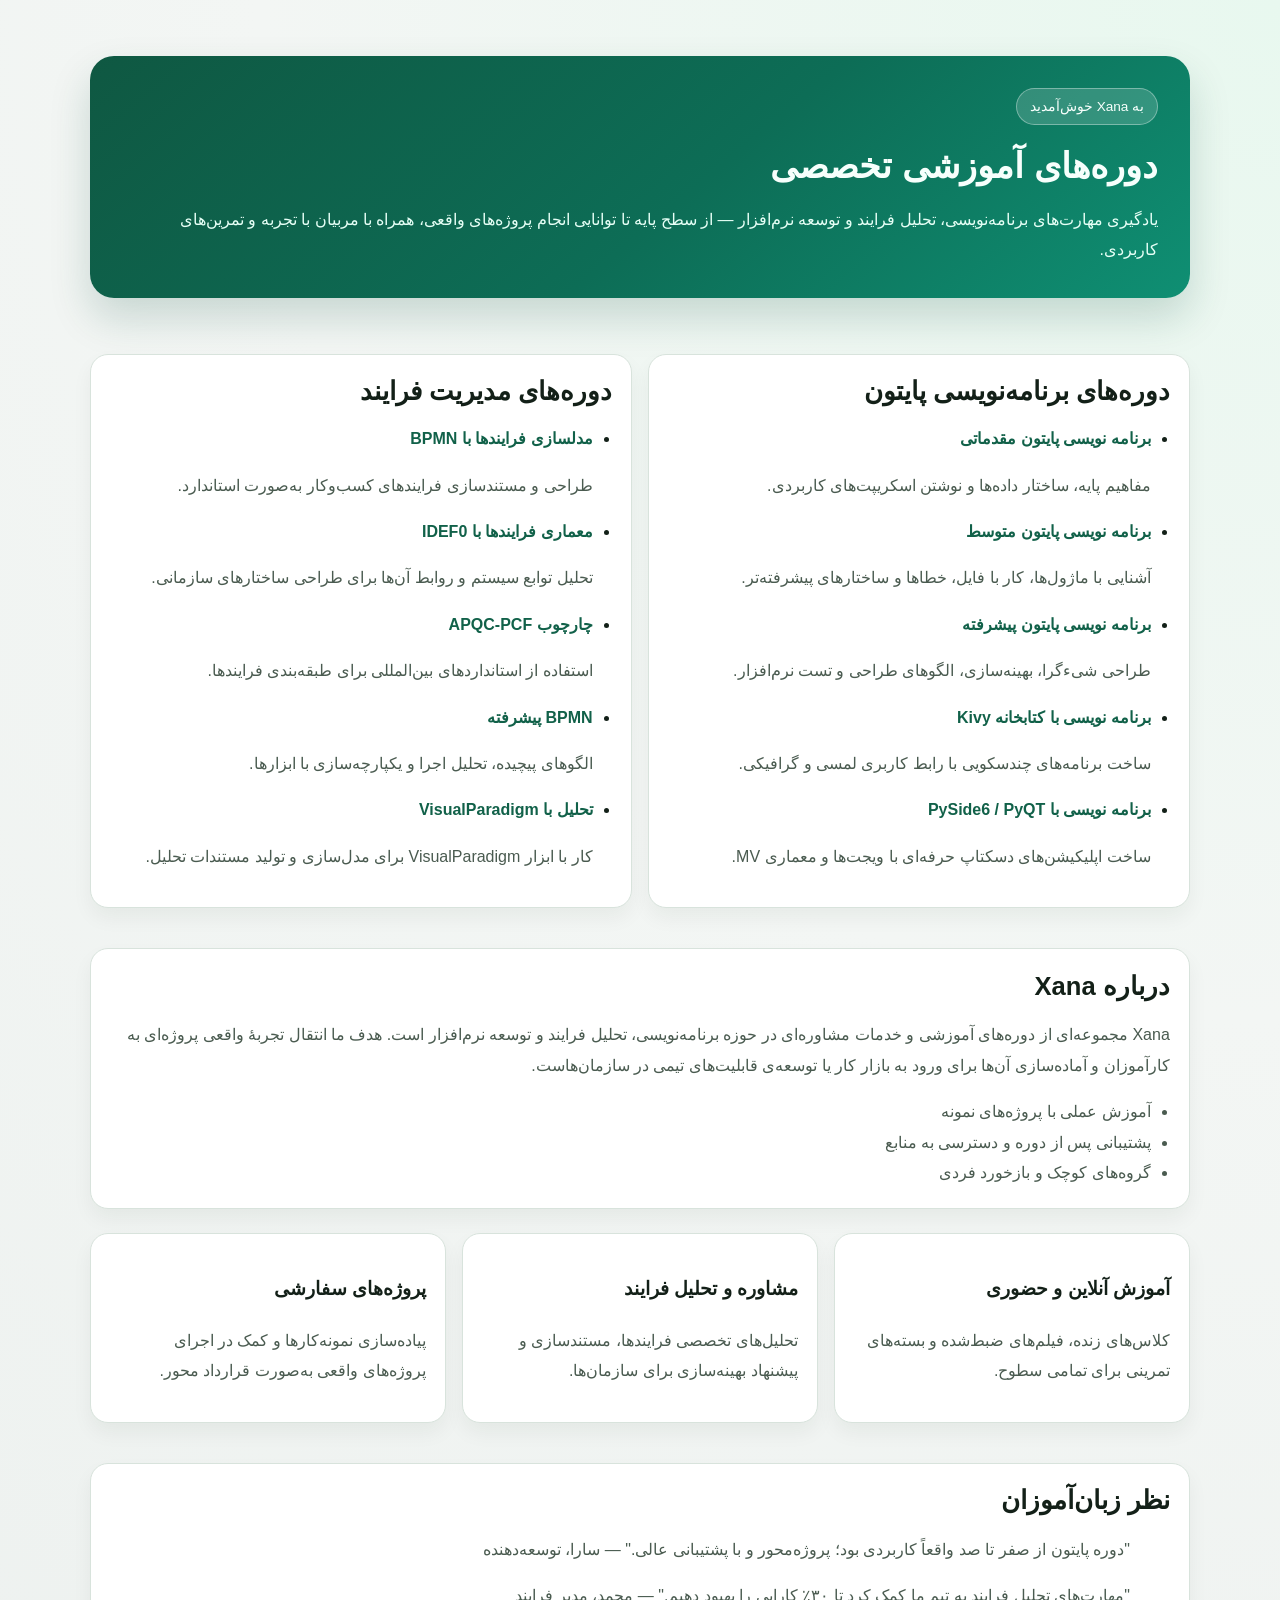
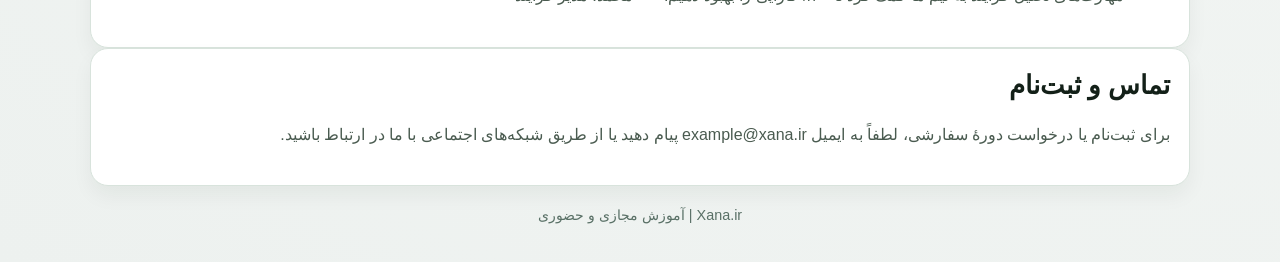
<file: index.html>
<!DOCTYPE html>
<html lang="fa" dir="rtl">
<head>
  <meta charset="UTF-8" />
  <meta name="viewport" content="width=device-width, initial-scale=1.0" />
  <title>خوش‌آمدید | Xana.ir</title>
  <link rel="stylesheet" href="css/style.css" />
</head>
<body>
  <main class="container">
    <section class="hero">
      <div class="hero-card">
        <span class="badge">به Xana خوش‌آمدید</span>
        <h1>دوره‌های آموزشی تخصصی</h1>
        <p>
          یادگیری مهارت‌های برنامه‌نویسی، تحلیل فرایند و توسعه نرم‌افزار — از سطح پایه تا توانایی انجام
          پروژه‌های واقعی، همراه با مربیان با تجربه و تمرین‌های کاربردی.
        </p>
      </div>
    </section>

    <section class="grid two-columns">
      <article class="card span-6">
        <h2>دوره‌های برنامه‌نویسی پایتون</h2>
        <ul class="courses">
          <li>
            <a href="pages/python-basic.html" class="link-brand">برنامه نویسی پایتون مقدماتی</a>
            <p class="course-desc muted">مفاهیم پایه، ساختار داده‌ها و نوشتن اسکریپت‌های کاربردی.</p>
          </li>
          <li>
            <a href="pages/python-intermediate.html" class="link-brand">برنامه نویسی پایتون متوسط</a>
            <p class="course-desc muted">آشنایی با ماژول‌ها، کار با فایل، خطاها و ساختارهای پیشرفته‌تر.</p>
          </li>
          <li>
            <a href="pages/python-advanced.html" class="link-brand">برنامه نویسی پایتون پیشرفته</a>
            <p class="course-desc muted">طراحی شیءگرا، بهینه‌سازی، الگوهای طراحی و تست نرم‌افزار.</p>
          </li>
          <li>
            <a href="pages/python-kivy.html" class="link-brand">برنامه نویسی با کتابخانه Kivy</a>
            <p class="course-desc muted">ساخت برنامه‌های چندسکویی با رابط کاربری لمسی و گرافیکی.</p>
          </li>
          <li>
            <a href="pages/pyside-pyqt.html" class="link-brand">برنامه نویسی با PySide6 / PyQT</a>
            <p class="course-desc muted">ساخت اپلیکیشن‌های دسکتاپ حرفه‌ای با ویجت‌ها و معماری MV.</p>
          </li>
        </ul>
      </article>

      <article class="card span-6">
        <h2>دوره‌های مدیریت فرایند</h2>
        <ul class="courses">
          <li>
            <a href="pages/bpmn-modeling.html" class="link-brand">مدلسازی فرایندها با BPMN</a>
            <p class="course-desc muted">طراحی و مستندسازی فرایندهای کسب‌و‌کار به‌صورت استاندارد.</p>
          </li>
          <li>
            <a href="pages/idef0-architecture.html" class="link-brand">معماری فرایندها با IDEF0</a>
            <p class="course-desc muted">تحلیل توابع سیستم و روابط آن‌ها برای طراحی ساختارهای سازمانی.</p>
          </li>
          <li>
            <a href="pages/apqc-pcf.html" class="link-brand">چارچوب APQC-PCF</a>
            <p class="course-desc muted">استفاده از استانداردهای بین‌المللی برای طبقه‌بندی فرایندها.</p>
          </li>
          <li>
            <a href="pages/bpmn-advanced.html" class="link-brand">BPMN پیشرفته</a>
            <p class="course-desc muted">الگوهای پیچیده، تحلیل اجرا و یکپارچه‌سازی با ابزارها.</p>
          </li>
          <li>
            <a href="pages/visualparadigm-analysis.html" class="link-brand">تحلیل با VisualParadigm</a>
            <p class="course-desc muted">کار با ابزار VisualParadigm برای مدل‌سازی و تولید مستندات تحلیل.</p>
          </li>
        </ul>
      </article>

      <!-- Removed 'دوره‌های دیگر' section as requested -->
    </section>

    <section class="about card">
      <h2>درباره Xana</h2>
      <p class="muted">Xana مجموعه‌ای از دوره‌های آموزشی و خدمات مشاوره‌ای در حوزه برنامه‌نویسی، تحلیل فرایند و توسعه نرم‌افزار است. هدف ما انتقال تجربهٔ واقعی پروژه‌ای به کارآموزان و آماده‌سازی آن‌ها برای ورود به بازار کار یا توسعه‌ی قابلیت‌های تیمی در سازمان‌هاست.</p>
      <ul class="highlights">
        <li class="muted">آموزش عملی با پروژه‌های نمونه</li>
        <li class="muted">پشتیبانی پس از دوره و دسترسی به منابع</li>
        <li class="muted">گروه‌های کوچک و بازخورد فردی</li>
      </ul>
    </section>

    <section class="services grid">
      <article class="card span-4">
        <h3>آموزش آنلاین و حضوری</h3>
        <p class="muted">کلاس‌های زنده، فیلم‌های ضبط‌شده و بسته‌های تمرینی برای تمامی سطوح.</p>
      </article>
      <article class="card span-4">
        <h3>مشاوره و تحلیل فرایند</h3>
        <p class="muted">تحلیل‌های تخصصی فرایندها، مستندسازی و پیشنهاد بهینه‌سازی برای سازمان‌ها.</p>
      </article>
      <article class="card span-4">
        <h3>پروژه‌های سفارشی</h3>
        <p class="muted">پیاده‌سازی نمونه‌کارها و کمک در اجرای پروژه‌های واقعی به‌صورت قرارداد محور.</p>
      </article>
    </section>

    <section class="testimonials card">
      <h2>نظر زبان‌آموزان</h2>
      <blockquote class="muted">"دوره پایتون از صفر تا صد واقعاً کاربردی بود؛ پروژه‌محور و با پشتیبانی عالی." — سارا، توسعه‌دهنده</blockquote>
      <blockquote class="muted">"مهارت‌های تحلیل فرایند به تیم ما کمک کرد تا ۳۰٪ کارایی را بهبود دهیم." — محمد، مدیر فرایند</blockquote>
    </section>

    <section class="contact card">
      <h2>تماس و ثبت‌نام</h2>
      <p class="muted">برای ثبت‌نام یا درخواست دورهٔ سفارشی، لطفاً به ایمیل example@xana.ir پیام دهید یا از طریق شبکه‌های اجتماعی با ما در ارتباط باشید.</p>
    </section>

    <footer>
      Xana.ir | آموزش مجازی و حضوری
    </footer>
  </main>
  <script src="js/main.js"></script>
</body>
</html>
</file>
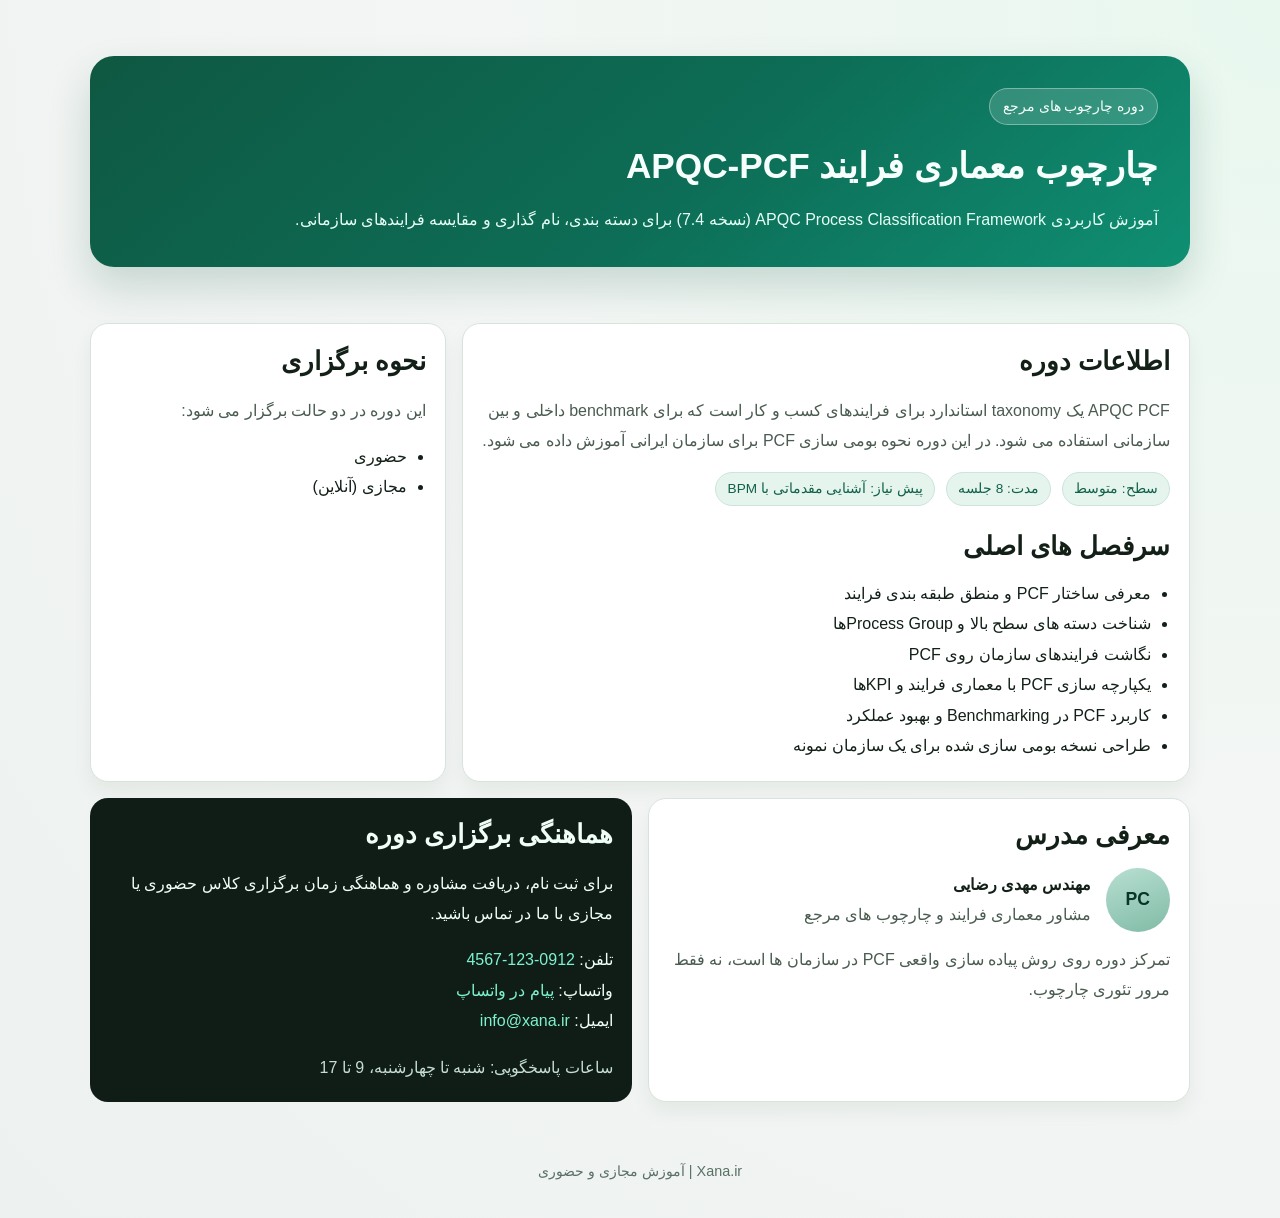
<file: pages/apqc-pcf.html>
﻿<!DOCTYPE html>
<html lang="fa" dir="rtl">
<head>
  <meta charset="UTF-8" />
  <meta name="viewport" content="width=device-width, initial-scale=1.0" />
  <title>چارچوب معماری فرایند APQC-PCF | Xana</title>
  <link rel="stylesheet" href="../css/style.css" />
</head>
<body>
  <main class="container">
    <section class="hero">
      <div class="hero-card">
        <span class="badge">دوره چارچوب های مرجع</span>
        <h1>چارچوب معماری فرایند APQC-PCF</h1>
        <p>
          آموزش کاربردی APQC Process Classification Framework (نسخه 7.4) برای دسته بندی، نام گذاری و مقایسه فرایندهای سازمانی.
        </p>
      </div>
    </section>

    <section class="grid">
      <article class="card span-8">
        <h2>اطلاعات دوره</h2>
        <p class="muted">
          APQC PCF یک taxonomy استاندارد برای فرایندهای کسب و کار است که برای benchmark داخلی و بین سازمانی استفاده می شود.
          در این دوره نحوه بومی سازی PCF برای سازمان ایرانی آموزش داده می شود.
        </p>
        <div>
          <span class="pill">سطح: متوسط</span>
          <span class="pill">مدت: 8 جلسه</span>
          <span class="pill">پیش نیاز: آشنایی مقدماتی با BPM</span>
        </div>
        <h2 class="mt-1">سرفصل های اصلی</h2>
        <ul>
          <li>معرفی ساختار PCF و منطق طبقه بندی فرایند</li>
          <li>شناخت دسته های سطح بالا و Process Groupها</li>
          <li>نگاشت فرایندهای سازمان روی PCF</li>
          <li>یکپارچه سازی PCF با معماری فرایند و KPIها</li>
          <li>کاربرد PCF در Benchmarking و بهبود عملکرد</li>
          <li>طراحی نسخه بومی سازی شده برای یک سازمان نمونه</li>
        </ul>
      </article>

      <aside class="card span-4">
        <h2>نحوه برگزاری</h2>
        <p class="muted">این دوره در دو حالت برگزار می شود:</p>
        <ul>
          <li>حضوری</li>
          <li>مجازی (آنلاین)</li>
        </ul>
      </aside>

      <article class="card span-6">
        <h2>معرفی مدرس</h2>
        <div class="teacher">
          <div class="avatar">PC</div>
          <div>
            <strong>مهندس مهدی رضایی</strong>
            <div class="muted">مشاور معماری فرایند و چارچوب های مرجع</div>
          </div>
        </div>
        <p class="muted mt-08">
          تمرکز دوره روی روش پیاده سازی واقعی PCF در سازمان ها است، نه فقط مرور تئوری چارچوب.
        </p>
      </article>

      <section class="span-6">
        <div class="contact-box">
          <h2>هماهنگی برگزاری دوره</h2>
          <p>
            برای ثبت نام، دریافت مشاوره و هماهنگی زمان برگزاری کلاس حضوری یا مجازی با ما در تماس باشید.
          </p>
          <p>
            تلفن: <a href="tel:+989121234567">0912-123-4567</a><br />
            واتساپ: <a href="https://wa.me/989121234567">پیام در واتساپ</a><br />
            ایمیل: <a href="mailto:info@xana.ir">info@xana.ir</a>
          </p>
          <p class="muted muted-contrast no-margin">
            ساعات پاسخگویی: شنبه تا چهارشنبه، 9 تا 17
          </p>
        </div>
      </section>
    </section>

    <footer>
      Xana.ir | آموزش مجازی و حضوری
    </footer>
  </main>
  <script src="../js/main.js"></script>
</body>
</html>
</file>
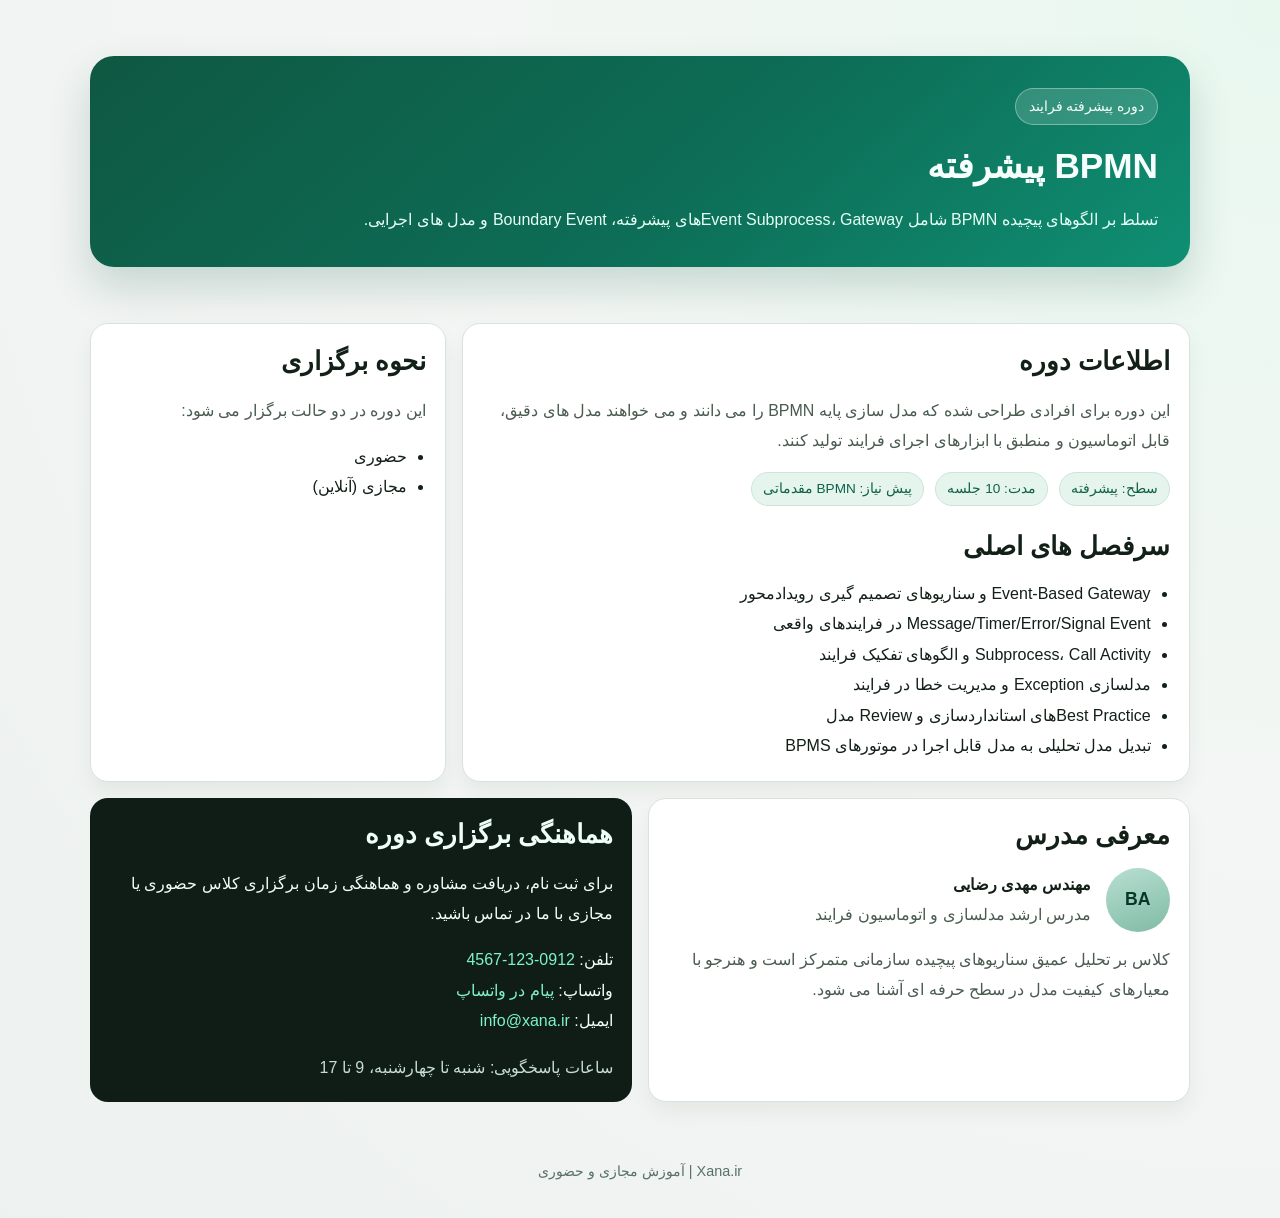
<file: pages/bpmn-advanced.html>
﻿<!DOCTYPE html>
<html lang="fa" dir="rtl">
<head>
  <meta charset="UTF-8" />
  <meta name="viewport" content="width=device-width, initial-scale=1.0" />
  <title>BPMN پیشرفته | Xana</title>
  <link rel="stylesheet" href="../css/style.css" />
</head>
<body>
  <main class="container">
    <section class="hero">
      <div class="hero-card">
        <span class="badge">دوره پیشرفته فرایند</span>
        <h1>BPMN پیشرفته</h1>
        <p>
          تسلط بر الگوهای پیچیده BPMN شامل Event Subprocess، Gatewayهای پیشرفته، Boundary Event و مدل های اجرایی.
        </p>
      </div>
    </section>

    <section class="grid">
      <article class="card span-8">
        <h2>اطلاعات دوره</h2>
        <p class="muted">
          این دوره برای افرادی طراحی شده که مدل سازی پایه BPMN را می دانند و می خواهند مدل های دقیق، قابل اتوماسیون
          و منطبق با ابزارهای اجرای فرایند تولید کنند.
        </p>
        <div>
          <span class="pill">سطح: پیشرفته</span>
          <span class="pill">مدت: 10 جلسه</span>
          <span class="pill">پیش نیاز: BPMN مقدماتی</span>
        </div>
        <h2 class="mt-1">سرفصل های اصلی</h2>
        <ul>
          <li>Event-Based Gateway و سناریوهای تصمیم گیری رویدادمحور</li>
          <li>Message/Timer/Error/Signal Event در فرایندهای واقعی</li>
          <li>Subprocess، Call Activity و الگوهای تفکیک فرایند</li>
          <li>مدلسازی Exception و مدیریت خطا در فرایند</li>
          <li>Best Practiceهای استانداردسازی و Review مدل</li>
          <li>تبدیل مدل تحلیلی به مدل قابل اجرا در موتورهای BPMS</li>
        </ul>
      </article>

      <aside class="card span-4">
        <h2>نحوه برگزاری</h2>
        <p class="muted">این دوره در دو حالت برگزار می شود:</p>
        <ul>
          <li>حضوری</li>
          <li>مجازی (آنلاین)</li>
        </ul>
      </aside>

      <article class="card span-6">
        <h2>معرفی مدرس</h2>
        <div class="teacher">
          <div class="avatar">BA</div>
          <div>
            <strong>مهندس مهدی رضایی</strong>
            <div class="muted">مدرس ارشد مدلسازی و اتوماسیون فرایند</div>
          </div>
        </div>
        <p class="muted mt-08">
          کلاس بر تحلیل عمیق سناریوهای پیچیده سازمانی متمرکز است و هنرجو با معیارهای کیفیت مدل در سطح حرفه ای آشنا می شود.
        </p>
      </article>

      <section class="span-6">
        <div class="contact-box">
          <h2>هماهنگی برگزاری دوره</h2>
          <p>
            برای ثبت نام، دریافت مشاوره و هماهنگی زمان برگزاری کلاس حضوری یا مجازی با ما در تماس باشید.
          </p>
          <p>
            تلفن: <a href="tel:+989121234567">0912-123-4567</a><br />
            واتساپ: <a href="https://wa.me/989121234567">پیام در واتساپ</a><br />
            ایمیل: <a href="mailto:info@xana.ir">info@xana.ir</a>
          </p>
          <p class="muted muted-contrast no-margin">
            ساعات پاسخگویی: شنبه تا چهارشنبه، 9 تا 17
          </p>
        </div>
      </section>
    </section>

    <footer>
      Xana.ir | آموزش مجازی و حضوری
    </footer>
  </main>
  <script src="../js/main.js"></script>
</body>
</html>
</file>
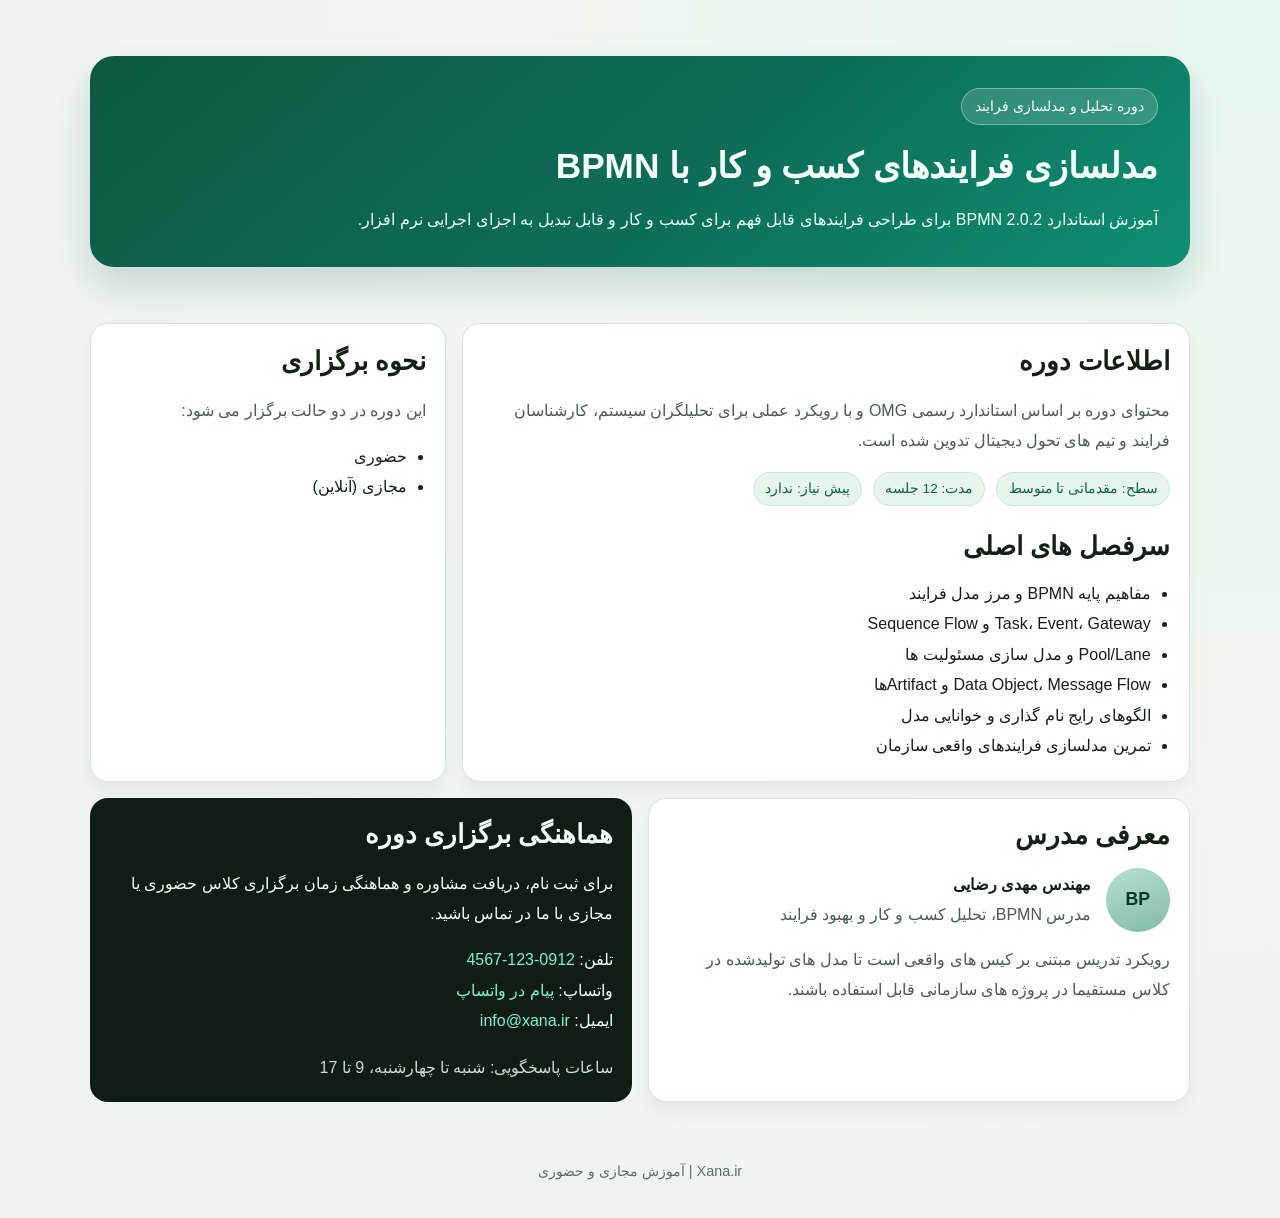
<file: pages/bpmn-modeling.html>
﻿<!DOCTYPE html>
<html lang="fa" dir="rtl">
<head>
  <meta charset="UTF-8" />
  <meta name="viewport" content="width=device-width, initial-scale=1.0" />
  <title>مدلسازی فرایندهای کسب و کار با BPMN | Xana</title>
  <link rel="stylesheet" href="../css/style.css" />
</head>
<body>
  <main class="container">
    <section class="hero">
      <div class="hero-card">
        <span class="badge">دوره تحلیل و مدلسازی فرایند</span>
        <h1>مدلسازی فرایندهای کسب و کار با BPMN</h1>
        <p>
          آموزش استاندارد BPMN 2.0.2 برای طراحی فرایندهای قابل فهم برای کسب و کار و قابل تبدیل به اجزای اجرایی نرم افزار.
        </p>
      </div>
    </section>

    <section class="grid">
      <article class="card span-8">
        <h2>اطلاعات دوره</h2>
        <p class="muted">
          محتوای دوره بر اساس استاندارد رسمی OMG و با رویکرد عملی برای تحلیلگران سیستم، کارشناسان فرایند و تیم های تحول دیجیتال تدوین شده است.
        </p>
        <div>
          <span class="pill">سطح: مقدماتی تا متوسط</span>
          <span class="pill">مدت: 12 جلسه</span>
          <span class="pill">پیش نیاز: ندارد</span>
        </div>
        <h2 class="mt-1">سرفصل های اصلی</h2>
        <ul>
          <li>مفاهیم پایه BPMN و مرز مدل فرایند</li>
          <li>Task، Event، Gateway و Sequence Flow</li>
          <li>Pool/Lane و مدل سازی مسئولیت ها</li>
          <li>Data Object، Message Flow و Artifactها</li>
          <li>الگوهای رایج نام گذاری و خوانایی مدل</li>
          <li>تمرین مدلسازی فرایندهای واقعی سازمان</li>
        </ul>
      </article>

      <aside class="card span-4">
        <h2>نحوه برگزاری</h2>
        <p class="muted">این دوره در دو حالت برگزار می شود:</p>
        <ul>
          <li>حضوری</li>
          <li>مجازی (آنلاین)</li>
        </ul>
      </aside>

      <article class="card span-6">
        <h2>معرفی مدرس</h2>
        <div class="teacher">
          <div class="avatar">BP</div>
          <div>
            <strong>مهندس مهدی رضایی</strong>
            <div class="muted">مدرس BPMN، تحلیل کسب و کار و بهبود فرایند</div>
          </div>
        </div>
        <p class="muted mt-08">
          رویکرد تدریس مبتنی بر کیس های واقعی است تا مدل های تولیدشده در کلاس مستقیما در پروژه های سازمانی قابل استفاده باشند.
        </p>
      </article>

      <section class="span-6">
        <div class="contact-box">
          <h2>هماهنگی برگزاری دوره</h2>
          <p>
            برای ثبت نام، دریافت مشاوره و هماهنگی زمان برگزاری کلاس حضوری یا مجازی با ما در تماس باشید.
          </p>
          <p>
            تلفن: <a href="tel:+989121234567">0912-123-4567</a><br />
            واتساپ: <a href="https://wa.me/989121234567">پیام در واتساپ</a><br />
            ایمیل: <a href="mailto:info@xana.ir">info@xana.ir</a>
          </p>
          <p class="muted muted-contrast no-margin">
            ساعات پاسخگویی: شنبه تا چهارشنبه، 9 تا 17
          </p>
        </div>
      </section>
    </section>

    <footer>
      Xana.ir | آموزش مجازی و حضوری
    </footer>
  </main>
  <script src="../js/main.js"></script>
</body>
</html>
</file>
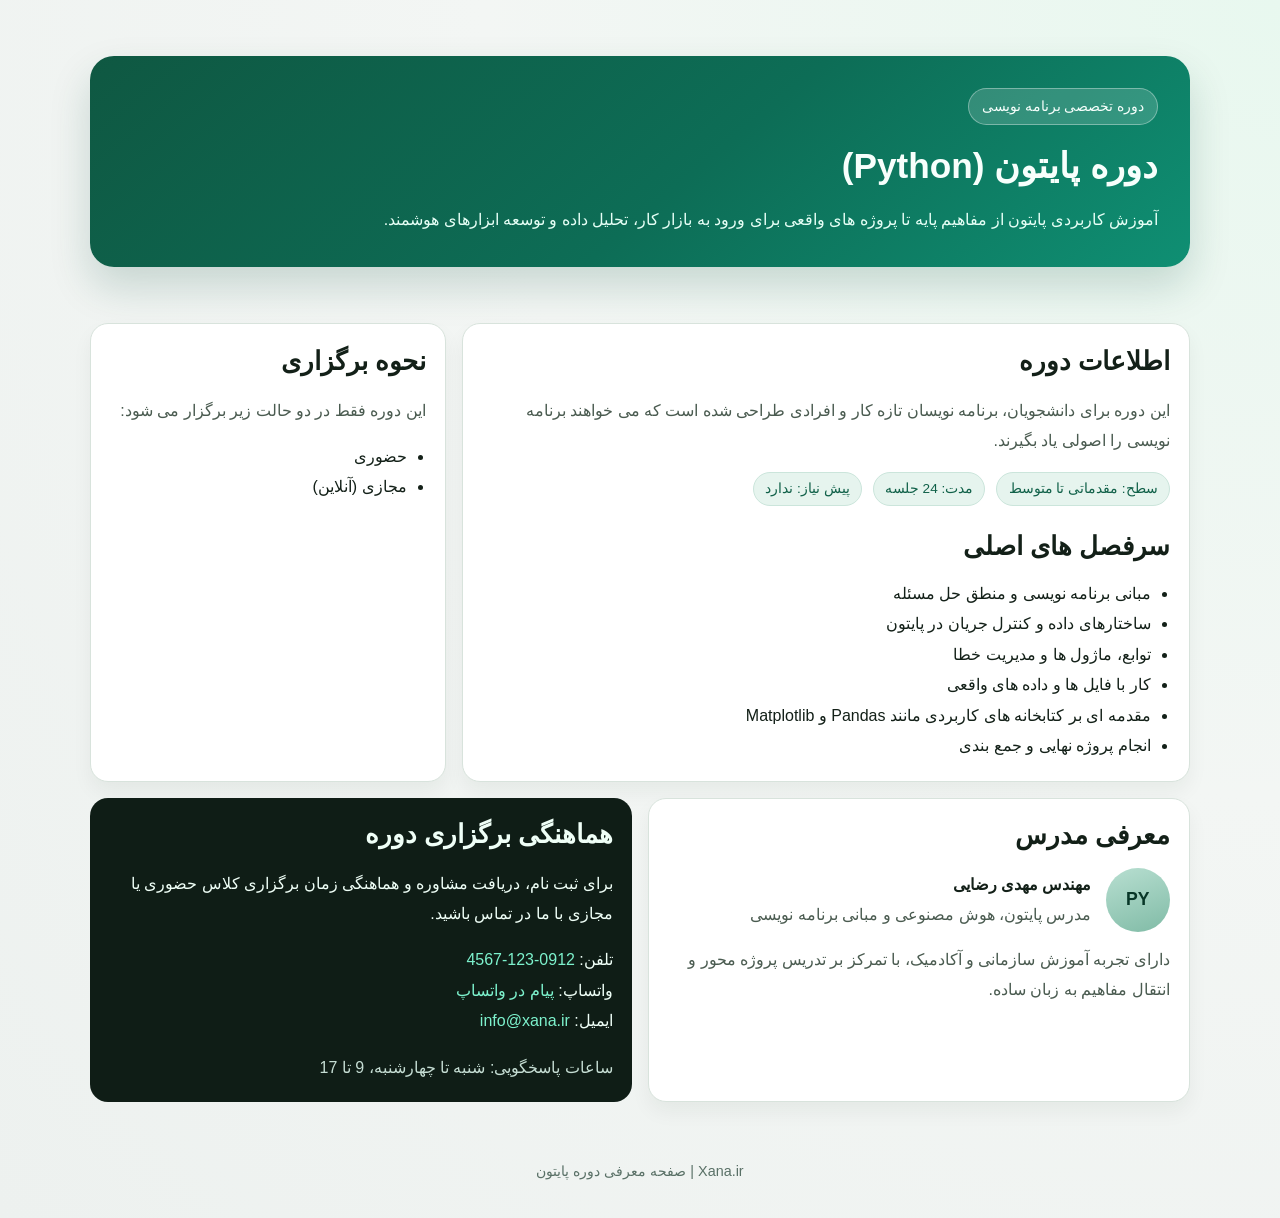
<file: pages/class_python.html>
<!DOCTYPE html>
<html lang="fa" dir="rtl">
<head>
  <meta charset="UTF-8" />
  <meta name="viewport" content="width=device-width, initial-scale=1.0" />
  <title>دوره پایتون | Xana</title>
  <link rel="stylesheet" href="../css/style.css" />
</head>
<body>
  <main class="container">
    <section class="hero">
      <div class="hero-card">
        <span class="badge">دوره تخصصی برنامه نویسی</span>
        <h1>دوره پایتون (Python)</h1>
        <p>
          آموزش کاربردی پایتون از مفاهیم پایه تا پروژه های واقعی برای ورود به بازار کار، تحلیل داده و توسعه ابزارهای هوشمند.
        </p>
      </div>
    </section>

    <section class="grid">
      <article class="card span-8">
        <h2>اطلاعات دوره</h2>
        <p class="muted">
          این دوره برای دانشجویان، برنامه نویسان تازه کار و افرادی طراحی شده است که می خواهند برنامه نویسی را اصولی یاد بگیرند.
        </p>
        <div>
          <span class="pill">سطح: مقدماتی تا متوسط</span>
          <span class="pill">مدت: 24 جلسه</span>
          <span class="pill">پیش نیاز: ندارد</span>
        </div>
        <h2 style="margin-top:1rem;">سرفصل های اصلی</h2>
        <ul>
          <li>مبانی برنامه نویسی و منطق حل مسئله</li>
          <li>ساختارهای داده و کنترل جریان در پایتون</li>
          <li>توابع، ماژول ها و مدیریت خطا</li>
          <li>کار با فایل ها و داده های واقعی</li>
          <li>مقدمه ای بر کتابخانه های کاربردی مانند Pandas و Matplotlib</li>
          <li>انجام پروژه نهایی و جمع بندی</li>
        </ul>
      </article>

      <aside class="card span-4">
        <h2>نحوه برگزاری</h2>
        <p class="muted">این دوره فقط در دو حالت زیر برگزار می شود:</p>
        <ul>
          <li>حضوری</li>
          <li>مجازی (آنلاین)</li>
        </ul>
      </aside>

      <article class="card span-6">
        <h2>معرفی مدرس</h2>
        <div class="teacher">
          <div class="avatar">PY</div>
          <div>
            <strong>مهندس مهدی رضایی</strong>
            <div class="muted">مدرس پایتون، هوش مصنوعی و مبانی برنامه نویسی</div>
          </div>
        </div>
        <p class="muted" style="margin-top:.8rem;">
          دارای تجربه آموزش سازمانی و آکادمیک، با تمرکز بر تدریس پروژه محور و انتقال مفاهیم به زبان ساده.
        </p>
      </article>

      <section class="span-6">
        <div class="contact-box">
          <h2>هماهنگی برگزاری دوره</h2>
          <p>
            برای ثبت نام، دریافت مشاوره و هماهنگی زمان برگزاری کلاس حضوری یا مجازی با ما در تماس باشید.
          </p>
          <p>
            تلفن: <a href="tel:+989121234567">0912-123-4567</a><br />
            واتساپ: <a href="https://wa.me/989121234567">پیام در واتساپ</a><br />
            ایمیل: <a href="mailto:info@xana.ir">info@xana.ir</a>
          </p>
          <p class="muted" style="color:#c5ddd3; margin:0;">
            ساعات پاسخگویی: شنبه تا چهارشنبه، 9 تا 17
          </p>
        </div>
      </section>
    </section>

    <footer>
      Xana.ir | صفحه معرفی دوره پایتون
    </footer>
  </main>
  <script src="../js/main.js"></script>
</body>
</html>
</file>
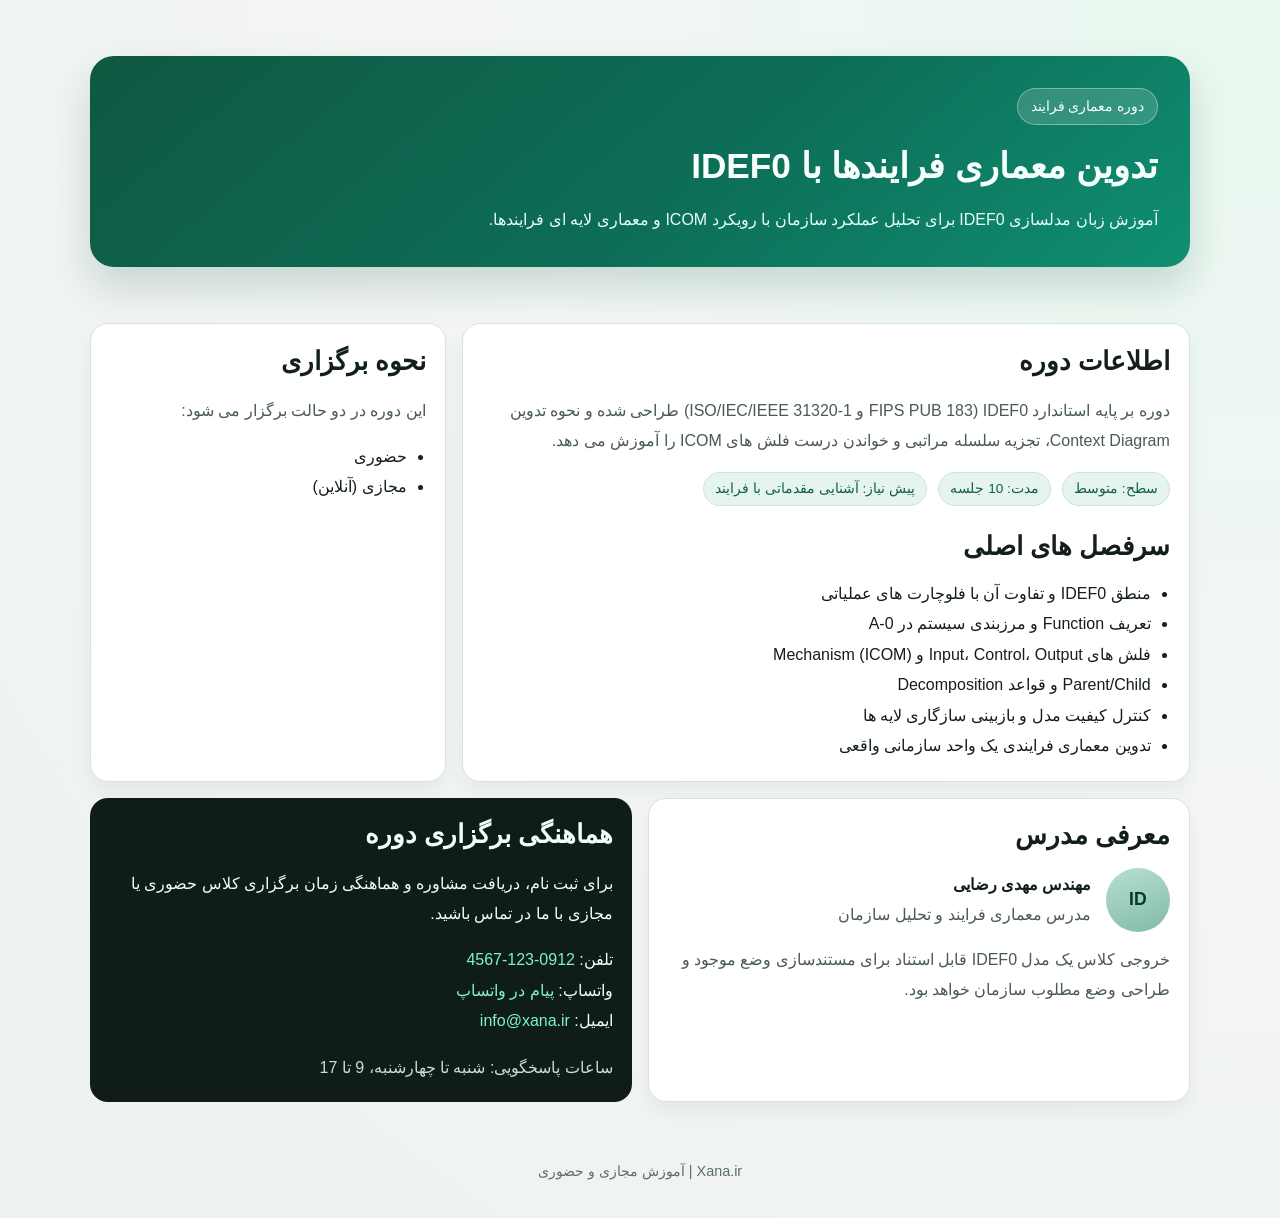
<file: pages/idef0-architecture.html>
﻿<!DOCTYPE html>
<html lang="fa" dir="rtl">
<head>
  <meta charset="UTF-8" />
  <meta name="viewport" content="width=device-width, initial-scale=1.0" />
  <title>تدوین معماری فرایندها با IDEF0 | Xana</title>
  <link rel="stylesheet" href="../css/style.css" />
</head>
<body>
  <main class="container">
    <section class="hero">
      <div class="hero-card">
        <span class="badge">دوره معماری فرایند</span>
        <h1>تدوین معماری فرایندها با IDEF0</h1>
        <p>
          آموزش زبان مدلسازی IDEF0 برای تحلیل عملکرد سازمان با رویکرد ICOM و معماری لایه ای فرایندها.
        </p>
      </div>
    </section>

    <section class="grid">
      <article class="card span-8">
        <h2>اطلاعات دوره</h2>
        <p class="muted">
          دوره بر پایه استاندارد IDEF0 (FIPS PUB 183 و ISO/IEC/IEEE 31320-1) طراحی شده و نحوه تدوین
          Context Diagram، تجزیه سلسله مراتبی و خواندن درست فلش های ICOM را آموزش می دهد.
        </p>
        <div>
          <span class="pill">سطح: متوسط</span>
          <span class="pill">مدت: 10 جلسه</span>
          <span class="pill">پیش نیاز: آشنایی مقدماتی با فرایند</span>
        </div>
        <h2 class="mt-1">سرفصل های اصلی</h2>
        <ul>
          <li>منطق IDEF0 و تفاوت آن با فلوچارت های عملیاتی</li>
          <li>تعریف Function و مرزبندی سیستم در A-0</li>
          <li>فلش های Input، Control، Output و Mechanism (ICOM)</li>
          <li>Parent/Child و قواعد Decomposition</li>
          <li>کنترل کیفیت مدل و بازبینی سازگاری لایه ها</li>
          <li>تدوین معماری فرایندی یک واحد سازمانی واقعی</li>
        </ul>
      </article>

      <aside class="card span-4">
        <h2>نحوه برگزاری</h2>
        <p class="muted">این دوره در دو حالت برگزار می شود:</p>
        <ul>
          <li>حضوری</li>
          <li>مجازی (آنلاین)</li>
        </ul>
      </aside>

      <article class="card span-6">
        <h2>معرفی مدرس</h2>
        <div class="teacher">
          <div class="avatar">ID</div>
          <div>
            <strong>مهندس مهدی رضایی</strong>
            <div class="muted">مدرس معماری فرایند و تحلیل سازمان</div>
          </div>
        </div>
        <p class="muted mt-08">
          خروجی کلاس یک مدل IDEF0 قابل استناد برای مستندسازی وضع موجود و طراحی وضع مطلوب سازمان خواهد بود.
        </p>
      </article>

      <section class="span-6">
        <div class="contact-box">
          <h2>هماهنگی برگزاری دوره</h2>
          <p>
            برای ثبت نام، دریافت مشاوره و هماهنگی زمان برگزاری کلاس حضوری یا مجازی با ما در تماس باشید.
          </p>
          <p>
            تلفن: <a href="tel:+989121234567">0912-123-4567</a><br />
            واتساپ: <a href="https://wa.me/989121234567">پیام در واتساپ</a><br />
            ایمیل: <a href="mailto:info@xana.ir">info@xana.ir</a>
          </p>
          <p class="muted muted-contrast no-margin">
            ساعات پاسخگویی: شنبه تا چهارشنبه، 9 تا 17
          </p>
        </div>
      </section>
    </section>

    <footer>
      Xana.ir | آموزش مجازی و حضوری
    </footer>
  </main>
  <script src="../js/main.js"></script>
</body>
</html>
</file>
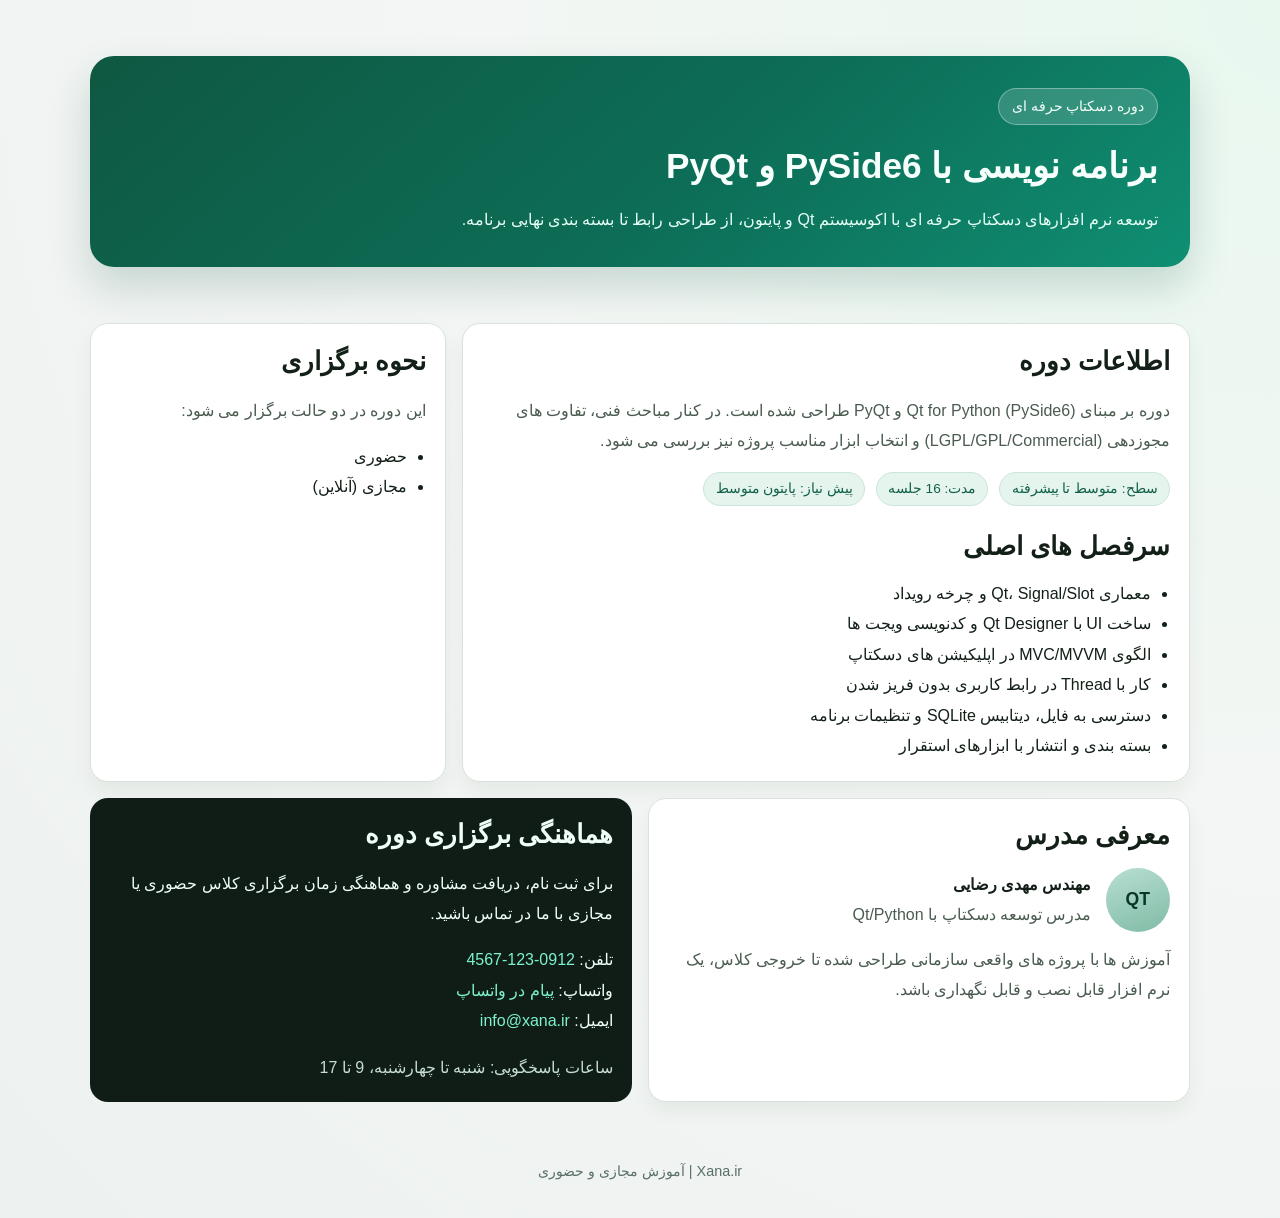
<file: pages/pyside-pyqt.html>
﻿<!DOCTYPE html>
<html lang="fa" dir="rtl">
<head>
  <meta charset="UTF-8" />
  <meta name="viewport" content="width=device-width, initial-scale=1.0" />
  <title>برنامه نویسی با PySide6 و PyQt | Xana</title>
  <link rel="stylesheet" href="../css/style.css" />
</head>
<body>
  <main class="container">
    <section class="hero">
      <div class="hero-card">
        <span class="badge">دوره دسکتاپ حرفه ای</span>
        <h1>برنامه نویسی با PySide6 و PyQt</h1>
        <p>
          توسعه نرم افزارهای دسکتاپ حرفه ای با اکوسیستم Qt و پایتون، از طراحی رابط تا بسته بندی نهایی برنامه.
        </p>
      </div>
    </section>

    <section class="grid">
      <article class="card span-8">
        <h2>اطلاعات دوره</h2>
        <p class="muted">
          دوره بر مبنای Qt for Python (PySide6) و PyQt طراحی شده است. در کنار مباحث فنی، تفاوت های مجوزدهی
          (LGPL/GPL/Commercial) و انتخاب ابزار مناسب پروژه نیز بررسی می شود.
        </p>
        <div>
          <span class="pill">سطح: متوسط تا پیشرفته</span>
          <span class="pill">مدت: 16 جلسه</span>
          <span class="pill">پیش نیاز: پایتون متوسط</span>
        </div>
        <h2 class="mt-1">سرفصل های اصلی</h2>
        <ul>
          <li>معماری Qt، Signal/Slot و چرخه رویداد</li>
          <li>ساخت UI با Qt Designer و کدنویسی ویجت ها</li>
          <li>الگوی MVC/MVVM در اپلیکیشن های دسکتاپ</li>
          <li>کار با Thread در رابط کاربری بدون فریز شدن</li>
          <li>دسترسی به فایل، دیتابیس SQLite و تنظیمات برنامه</li>
          <li>بسته بندی و انتشار با ابزارهای استقرار</li>
        </ul>
      </article>

      <aside class="card span-4">
        <h2>نحوه برگزاری</h2>
        <p class="muted">این دوره در دو حالت برگزار می شود:</p>
        <ul>
          <li>حضوری</li>
          <li>مجازی (آنلاین)</li>
        </ul>
      </aside>

      <article class="card span-6">
        <h2>معرفی مدرس</h2>
        <div class="teacher">
          <div class="avatar">QT</div>
          <div>
            <strong>مهندس مهدی رضایی</strong>
            <div class="muted">مدرس توسعه دسکتاپ با Qt/Python</div>
          </div>
        </div>
        <p class="muted mt-08">
          آموزش ها با پروژه های واقعی سازمانی طراحی شده تا خروجی کلاس، یک نرم افزار قابل نصب و قابل نگهداری باشد.
        </p>
      </article>

      <section class="span-6">
        <div class="contact-box">
          <h2>هماهنگی برگزاری دوره</h2>
          <p>
            برای ثبت نام، دریافت مشاوره و هماهنگی زمان برگزاری کلاس حضوری یا مجازی با ما در تماس باشید.
          </p>
          <p>
            تلفن: <a href="tel:+989121234567">0912-123-4567</a><br />
            واتساپ: <a href="https://wa.me/989121234567">پیام در واتساپ</a><br />
            ایمیل: <a href="mailto:info@xana.ir">info@xana.ir</a>
          </p>
          <p class="muted muted-contrast no-margin">
            ساعات پاسخگویی: شنبه تا چهارشنبه، 9 تا 17
          </p>
        </div>
      </section>
    </section>

    <footer>
      Xana.ir | آموزش مجازی و حضوری
    </footer>
  </main>
  <script src="../js/main.js"></script>
</body>
</html>
</file>
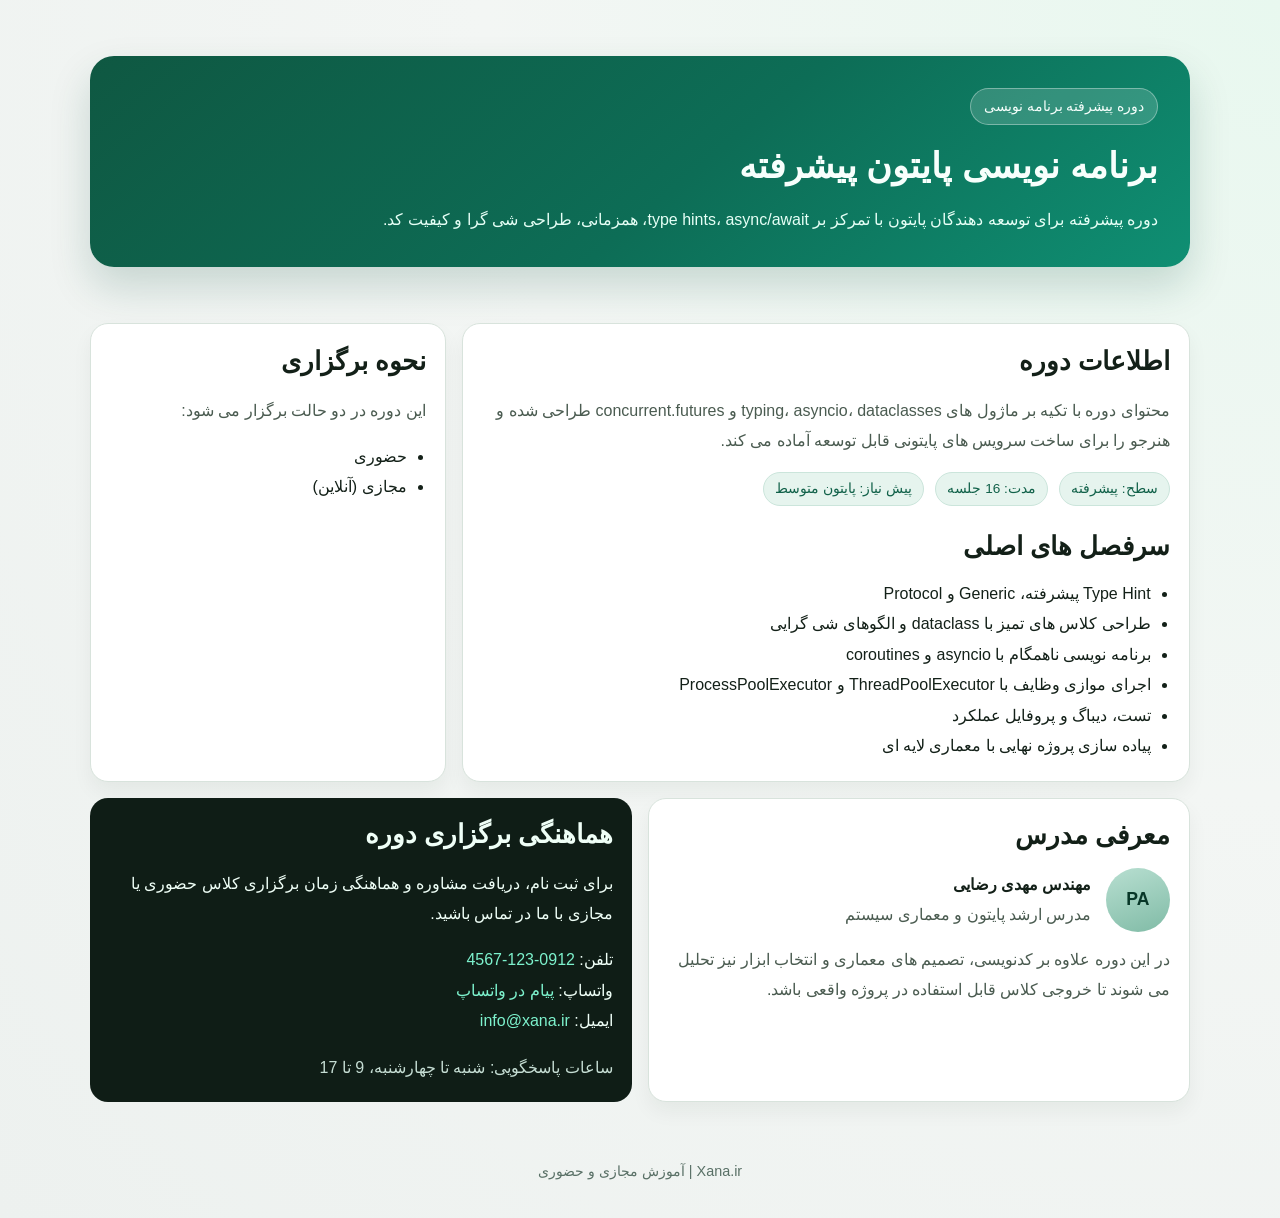
<file: pages/python-advanced.html>
﻿<!DOCTYPE html>
<html lang="fa" dir="rtl">
<head>
  <meta charset="UTF-8" />
  <meta name="viewport" content="width=device-width, initial-scale=1.0" />
  <title>برنامه نویسی پایتون پیشرفته | Xana</title>
  <link rel="stylesheet" href="../css/style.css" />
</head>
<body>
  <main class="container">
    <section class="hero">
      <div class="hero-card">
        <span class="badge">دوره پیشرفته برنامه نویسی</span>
        <h1>برنامه نویسی پایتون پیشرفته</h1>
        <p>
          دوره پیشرفته برای توسعه دهندگان پایتون با تمرکز بر type hints، async/await، همزمانی، طراحی شی گرا و کیفیت کد.
        </p>
      </div>
    </section>

    <section class="grid">
      <article class="card span-8">
        <h2>اطلاعات دوره</h2>
        <p class="muted">
          محتوای دوره با تکیه بر ماژول های typing، asyncio، dataclasses و concurrent.futures طراحی شده و
          هنرجو را برای ساخت سرویس های پایتونی قابل توسعه آماده می کند.
        </p>
        <div>
          <span class="pill">سطح: پیشرفته</span>
          <span class="pill">مدت: 16 جلسه</span>
          <span class="pill">پیش نیاز: پایتون متوسط</span>
        </div>
        <h2 class="mt-1">سرفصل های اصلی</h2>
        <ul>
          <li>Type Hint پیشرفته، Generic و Protocol</li>
          <li>طراحی کلاس های تمیز با dataclass و الگوهای شی گرایی</li>
          <li>برنامه نویسی ناهمگام با asyncio و coroutines</li>
          <li>اجرای موازی وظایف با ThreadPoolExecutor و ProcessPoolExecutor</li>
          <li>تست، دیباگ و پروفایل عملکرد</li>
          <li>پیاده سازی پروژه نهایی با معماری لایه ای</li>
        </ul>
      </article>

      <aside class="card span-4">
        <h2>نحوه برگزاری</h2>
        <p class="muted">این دوره در دو حالت برگزار می شود:</p>
        <ul>
          <li>حضوری</li>
          <li>مجازی (آنلاین)</li>
        </ul>
      </aside>

      <article class="card span-6">
        <h2>معرفی مدرس</h2>
        <div class="teacher">
          <div class="avatar">PA</div>
          <div>
            <strong>مهندس مهدی رضایی</strong>
            <div class="muted">مدرس ارشد پایتون و معماری سیستم</div>
          </div>
        </div>
        <p class="muted mt-08">
          در این دوره علاوه بر کدنویسی، تصمیم های معماری و انتخاب ابزار نیز تحلیل می شوند تا خروجی کلاس قابل استفاده در پروژه واقعی باشد.
        </p>
      </article>

      <section class="span-6">
        <div class="contact-box">
          <h2>هماهنگی برگزاری دوره</h2>
          <p>
            برای ثبت نام، دریافت مشاوره و هماهنگی زمان برگزاری کلاس حضوری یا مجازی با ما در تماس باشید.
          </p>
          <p>
            تلفن: <a href="tel:+989121234567">0912-123-4567</a><br />
            واتساپ: <a href="https://wa.me/989121234567">پیام در واتساپ</a><br />
            ایمیل: <a href="mailto:info@xana.ir">info@xana.ir</a>
          </p>
          <p class="muted muted-contrast no-margin">
            ساعات پاسخگویی: شنبه تا چهارشنبه، 9 تا 17
          </p>
        </div>
      </section>
    </section>

    <footer>
      Xana.ir | آموزش مجازی و حضوری
    </footer>
  </main>
  <script src="../js/main.js"></script>
</body>
</html>
</file>
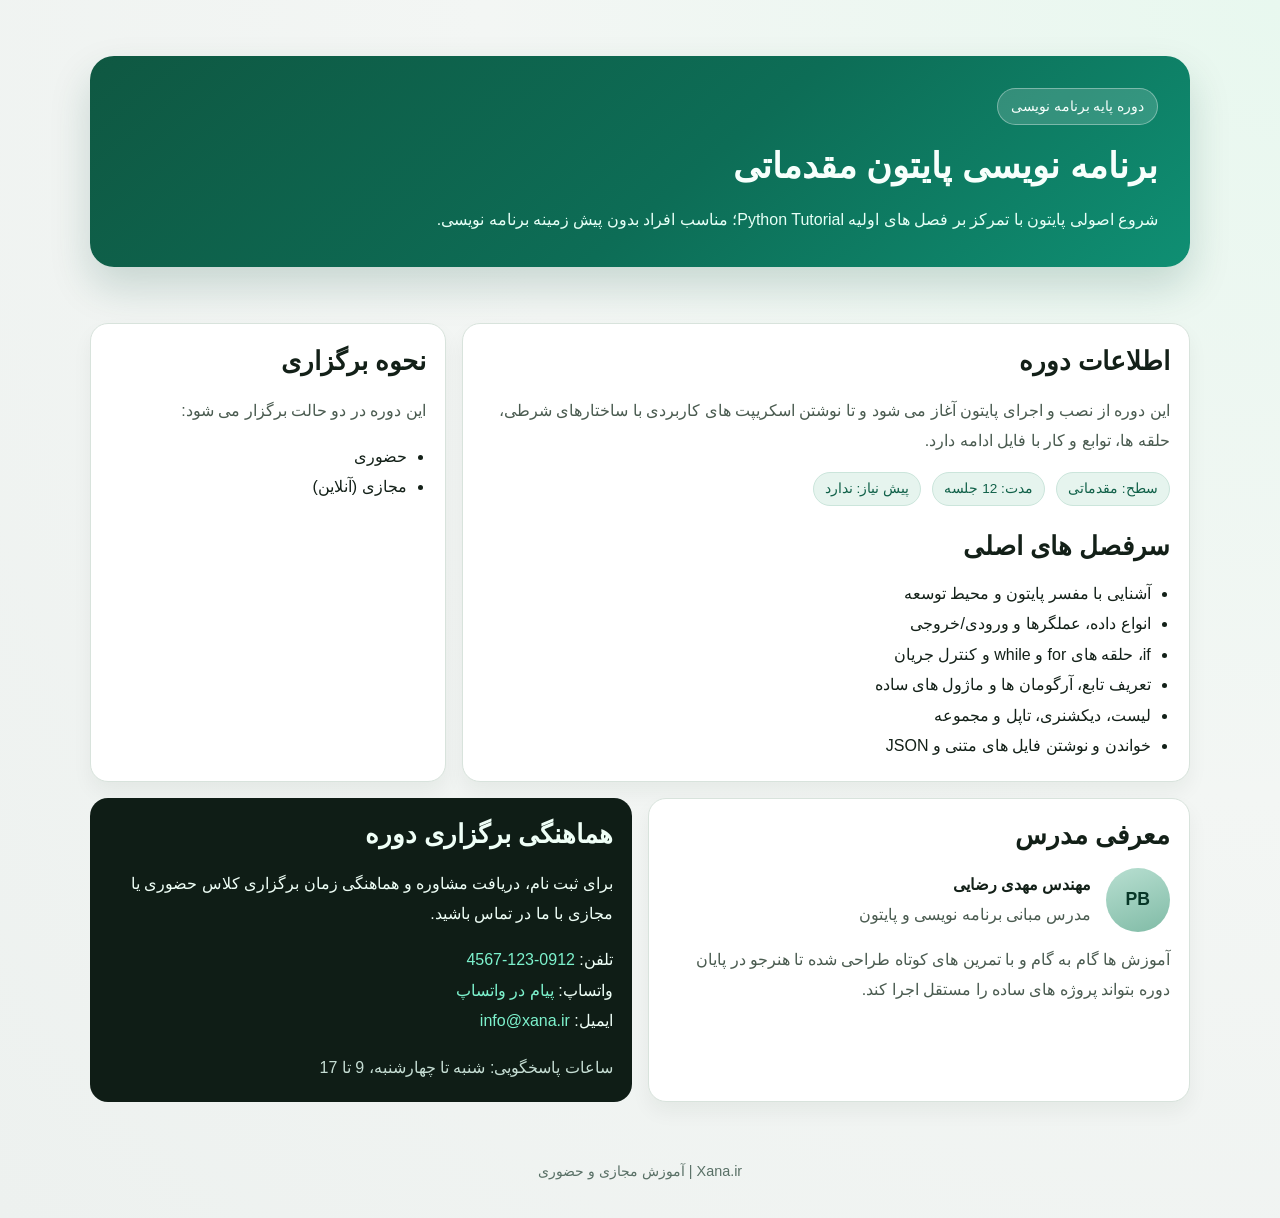
<file: pages/python-basic.html>
﻿<!DOCTYPE html>
<html lang="fa" dir="rtl">
<head>
  <meta charset="UTF-8" />
  <meta name="viewport" content="width=device-width, initial-scale=1.0" />
  <title>برنامه نویسی پایتون مقدماتی | Xana</title>
  <link rel="stylesheet" href="../css/style.css" />
</head>
<body>
  <main class="container">
    <section class="hero">
      <div class="hero-card">
        <span class="badge">دوره پایه برنامه نویسی</span>
        <h1>برنامه نویسی پایتون مقدماتی</h1>
        <p>
          شروع اصولی پایتون با تمرکز بر فصل های اولیه Python Tutorial؛ مناسب افراد بدون پیش زمینه برنامه نویسی.
        </p>
      </div>
    </section>

    <section class="grid">
      <article class="card span-8">
        <h2>اطلاعات دوره</h2>
        <p class="muted">
          این دوره از نصب و اجرای پایتون آغاز می شود و تا نوشتن اسکریپت های کاربردی با ساختارهای شرطی، حلقه ها،
          توابع و کار با فایل ادامه دارد.
        </p>
        <div>
          <span class="pill">سطح: مقدماتی</span>
          <span class="pill">مدت: 12 جلسه</span>
          <span class="pill">پیش نیاز: ندارد</span>
        </div>
        <h2 class="mt-1">سرفصل های اصلی</h2>
        <ul>
          <li>آشنایی با مفسر پایتون و محیط توسعه</li>
          <li>انواع داده، عملگرها و ورودی/خروجی</li>
          <li>if، حلقه های for و while و کنترل جریان</li>
          <li>تعریف تابع، آرگومان ها و ماژول های ساده</li>
          <li>لیست، دیکشنری، تاپل و مجموعه</li>
          <li>خواندن و نوشتن فایل های متنی و JSON</li>
        </ul>
      </article>

      <aside class="card span-4">
        <h2>نحوه برگزاری</h2>
        <p class="muted">این دوره در دو حالت برگزار می شود:</p>
        <ul>
          <li>حضوری</li>
          <li>مجازی (آنلاین)</li>
        </ul>
      </aside>

      <article class="card span-6">
        <h2>معرفی مدرس</h2>
        <div class="teacher">
          <div class="avatar">PB</div>
          <div>
            <strong>مهندس مهدی رضایی</strong>
            <div class="muted">مدرس مبانی برنامه نویسی و پایتون</div>
          </div>
        </div>
        <p class="muted mt-08">
          آموزش ها گام به گام و با تمرین های کوتاه طراحی شده تا هنرجو در پایان دوره بتواند پروژه های ساده را مستقل اجرا کند.
        </p>
      </article>

      <section class="span-6">
        <div class="contact-box">
          <h2>هماهنگی برگزاری دوره</h2>
          <p>
            برای ثبت نام، دریافت مشاوره و هماهنگی زمان برگزاری کلاس حضوری یا مجازی با ما در تماس باشید.
          </p>
          <p>
            تلفن: <a href="tel:+989121234567">0912-123-4567</a><br />
            واتساپ: <a href="https://wa.me/989121234567">پیام در واتساپ</a><br />
            ایمیل: <a href="mailto:info@xana.ir">info@xana.ir</a>
          </p>
          <p class="muted muted-contrast no-margin">
            ساعات پاسخگویی: شنبه تا چهارشنبه، 9 تا 17
          </p>
        </div>
      </section>
    </section>

    <footer>
      Xana.ir | آموزش مجازی و حضوری
    </footer>
  </main>
  <script src="../js/main.js"></script>
</body>
</html>
</file>
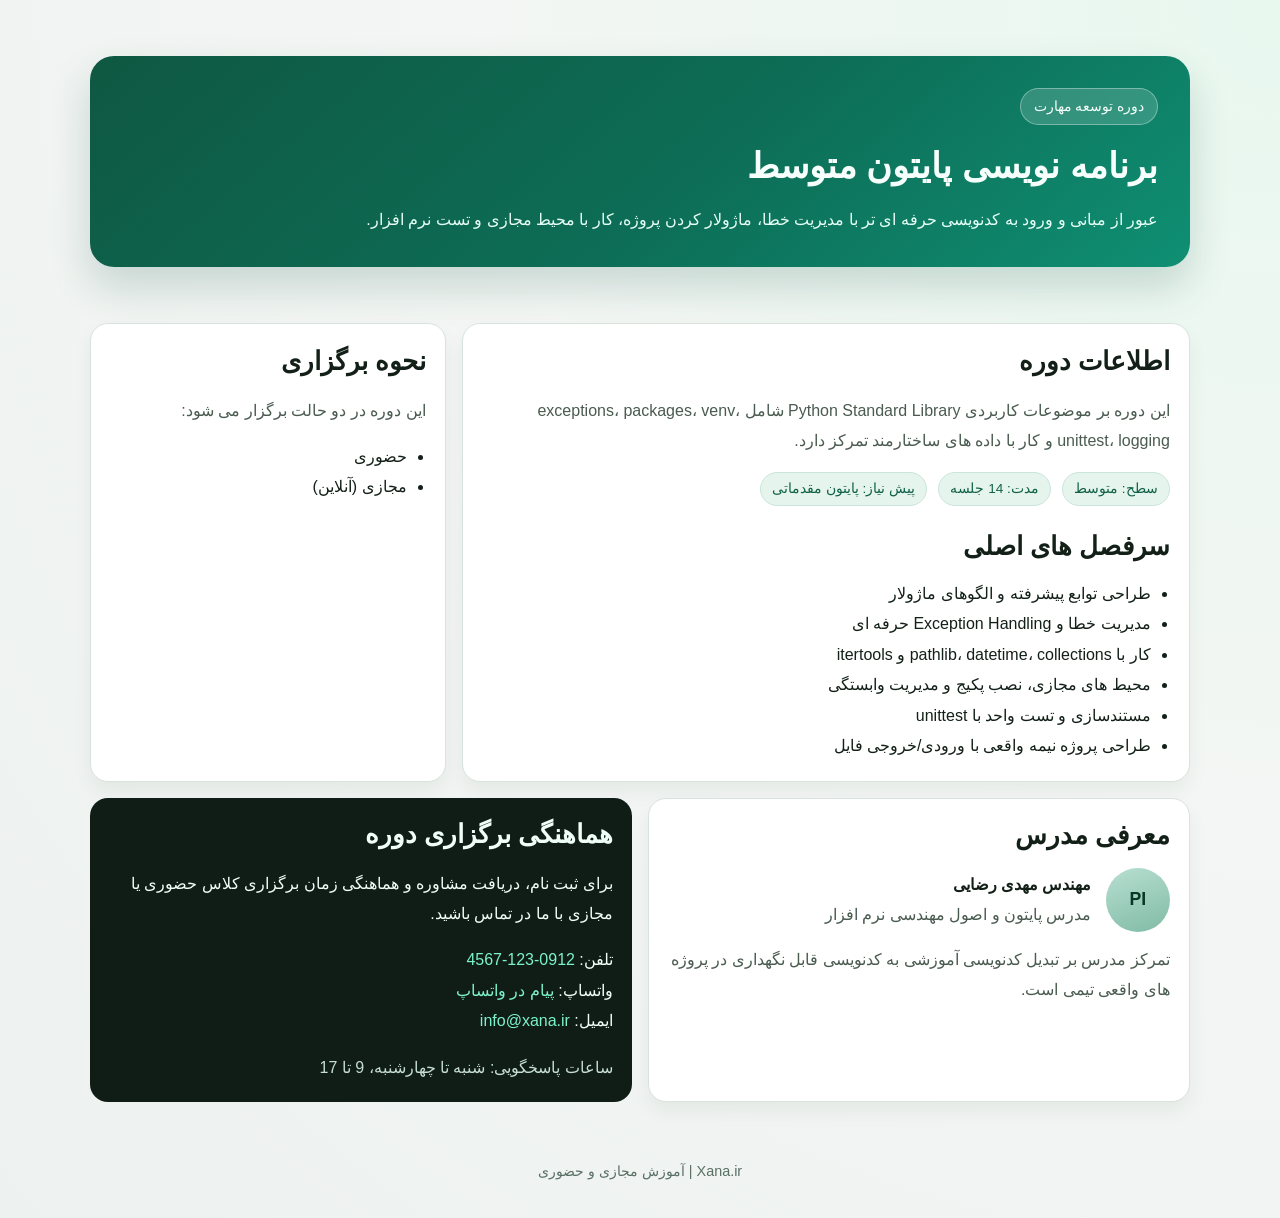
<file: pages/python-intermediate.html>
﻿<!DOCTYPE html>
<html lang="fa" dir="rtl">
<head>
  <meta charset="UTF-8" />
  <meta name="viewport" content="width=device-width, initial-scale=1.0" />
  <title>برنامه نویسی پایتون متوسط | Xana</title>
  <link rel="stylesheet" href="../css/style.css" />
</head>
<body>
  <main class="container">
    <section class="hero">
      <div class="hero-card">
        <span class="badge">دوره توسعه مهارت</span>
        <h1>برنامه نویسی پایتون متوسط</h1>
        <p>
          عبور از مبانی و ورود به کدنویسی حرفه ای تر با مدیریت خطا، ماژولار کردن پروژه، کار با محیط مجازی و تست نرم افزار.
        </p>
      </div>
    </section>

    <section class="grid">
      <article class="card span-8">
        <h2>اطلاعات دوره</h2>
        <p class="muted">
          این دوره بر موضوعات کاربردی Python Standard Library شامل exceptions، packages، venv، unittest،
          logging و کار با داده های ساختارمند تمرکز دارد.
        </p>
        <div>
          <span class="pill">سطح: متوسط</span>
          <span class="pill">مدت: 14 جلسه</span>
          <span class="pill">پیش نیاز: پایتون مقدماتی</span>
        </div>
        <h2 class="mt-1">سرفصل های اصلی</h2>
        <ul>
          <li>طراحی توابع پیشرفته و الگوهای ماژولار</li>
          <li>مدیریت خطا و Exception Handling حرفه ای</li>
          <li>کار با pathlib، datetime، collections و itertools</li>
          <li>محیط های مجازی، نصب پکیج و مدیریت وابستگی</li>
          <li>مستندسازی و تست واحد با unittest</li>
          <li>طراحی پروژه نیمه واقعی با ورودی/خروجی فایل</li>
        </ul>
      </article>

      <aside class="card span-4">
        <h2>نحوه برگزاری</h2>
        <p class="muted">این دوره در دو حالت برگزار می شود:</p>
        <ul>
          <li>حضوری</li>
          <li>مجازی (آنلاین)</li>
        </ul>
      </aside>

      <article class="card span-6">
        <h2>معرفی مدرس</h2>
        <div class="teacher">
          <div class="avatar">PI</div>
          <div>
            <strong>مهندس مهدی رضایی</strong>
            <div class="muted">مدرس پایتون و اصول مهندسی نرم افزار</div>
          </div>
        </div>
        <p class="muted mt-08">
          تمرکز مدرس بر تبدیل کدنویسی آموزشی به کدنویسی قابل نگهداری در پروژه های واقعی تیمی است.
        </p>
      </article>

      <section class="span-6">
        <div class="contact-box">
          <h2>هماهنگی برگزاری دوره</h2>
          <p>
            برای ثبت نام، دریافت مشاوره و هماهنگی زمان برگزاری کلاس حضوری یا مجازی با ما در تماس باشید.
          </p>
          <p>
            تلفن: <a href="tel:+989121234567">0912-123-4567</a><br />
            واتساپ: <a href="https://wa.me/989121234567">پیام در واتساپ</a><br />
            ایمیل: <a href="mailto:info@xana.ir">info@xana.ir</a>
          </p>
          <p class="muted muted-contrast no-margin">
            ساعات پاسخگویی: شنبه تا چهارشنبه، 9 تا 17
          </p>
        </div>
      </section>
    </section>

    <footer>
      Xana.ir | آموزش مجازی و حضوری
    </footer>
  </main>
  <script src="../js/main.js"></script>
</body>
</html>
</file>
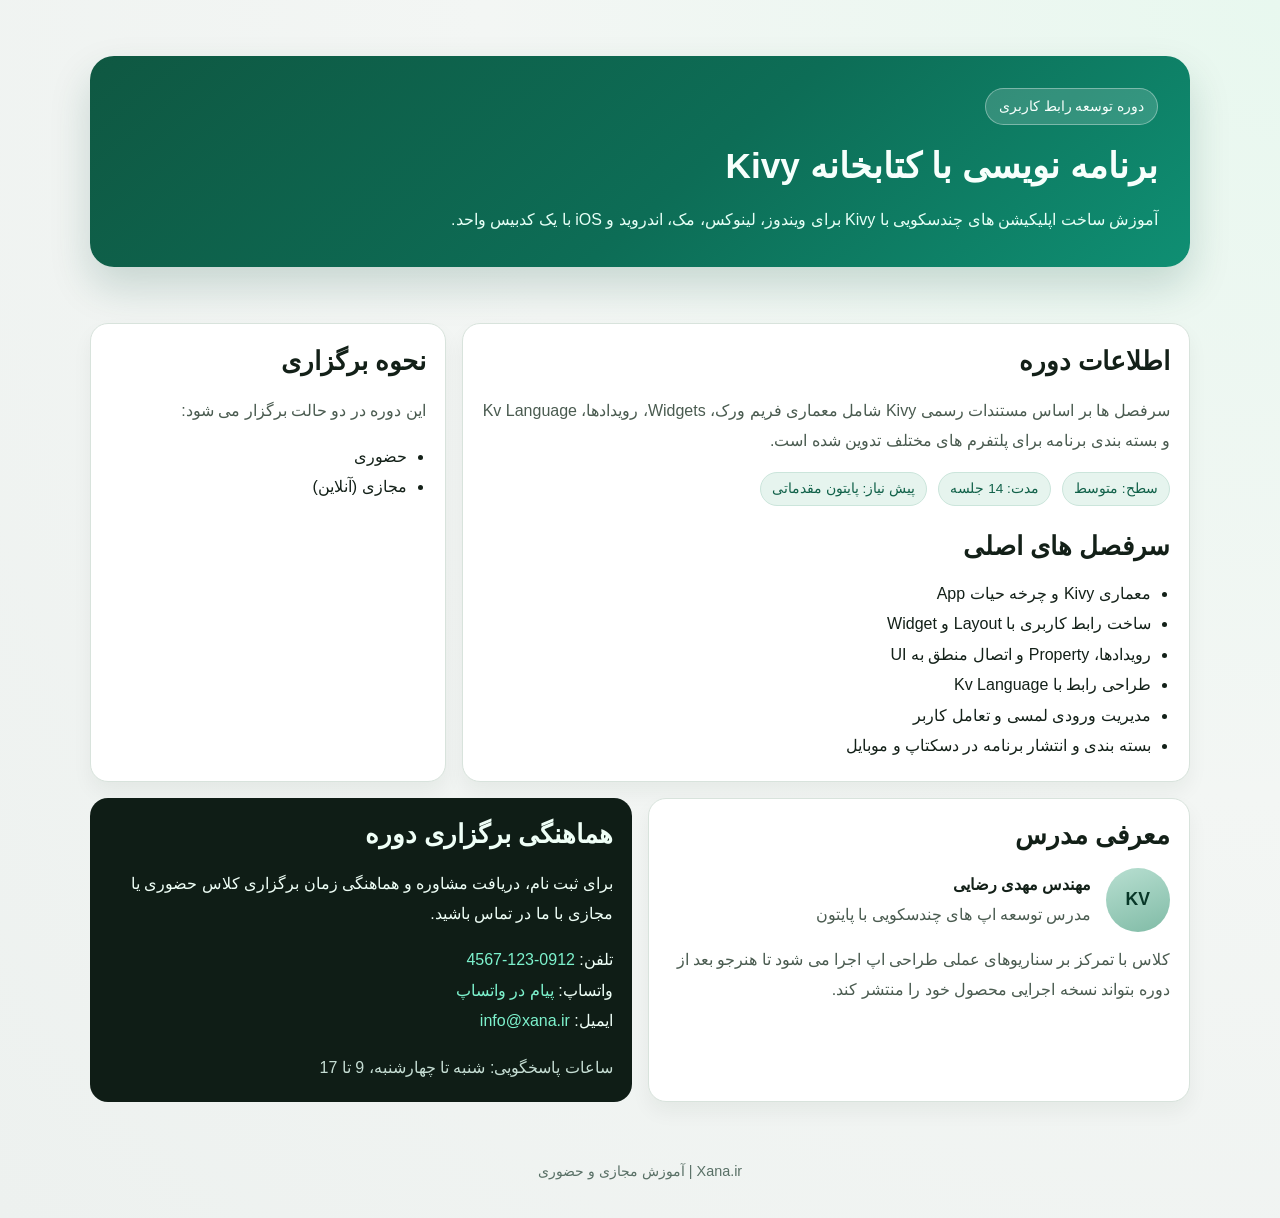
<file: pages/python-kivy.html>
﻿<!DOCTYPE html>
<html lang="fa" dir="rtl">
<head>
  <meta charset="UTF-8" />
  <meta name="viewport" content="width=device-width, initial-scale=1.0" />
  <title>برنامه نویسی با Kivy | Xana</title>
  <link rel="stylesheet" href="../css/style.css" />
</head>
<body>
  <main class="container">
    <section class="hero">
      <div class="hero-card">
        <span class="badge">دوره توسعه رابط کاربری</span>
        <h1>برنامه نویسی با کتابخانه Kivy</h1>
        <p>
          آموزش ساخت اپلیکیشن های چندسکویی با Kivy برای ویندوز، لینوکس، مک، اندروید و iOS با یک کدبیس واحد.
        </p>
      </div>
    </section>

    <section class="grid">
      <article class="card span-8">
        <h2>اطلاعات دوره</h2>
        <p class="muted">
          سرفصل ها بر اساس مستندات رسمی Kivy شامل معماری فریم ورک، Widgets، رویدادها، Kv Language و بسته بندی
          برنامه برای پلتفرم های مختلف تدوین شده است.
        </p>
        <div>
          <span class="pill">سطح: متوسط</span>
          <span class="pill">مدت: 14 جلسه</span>
          <span class="pill">پیش نیاز: پایتون مقدماتی</span>
        </div>
        <h2 class="mt-1">سرفصل های اصلی</h2>
        <ul>
          <li>معماری Kivy و چرخه حیات App</li>
          <li>ساخت رابط کاربری با Layout و Widget</li>
          <li>رویدادها، Property و اتصال منطق به UI</li>
          <li>طراحی رابط با Kv Language</li>
          <li>مدیریت ورودی لمسی و تعامل کاربر</li>
          <li>بسته بندی و انتشار برنامه در دسکتاپ و موبایل</li>
        </ul>
      </article>

      <aside class="card span-4">
        <h2>نحوه برگزاری</h2>
        <p class="muted">این دوره در دو حالت برگزار می شود:</p>
        <ul>
          <li>حضوری</li>
          <li>مجازی (آنلاین)</li>
        </ul>
      </aside>

      <article class="card span-6">
        <h2>معرفی مدرس</h2>
        <div class="teacher">
          <div class="avatar">KV</div>
          <div>
            <strong>مهندس مهدی رضایی</strong>
            <div class="muted">مدرس توسعه اپ های چندسکویی با پایتون</div>
          </div>
        </div>
        <p class="muted mt-08">
          کلاس با تمرکز بر سناریوهای عملی طراحی اپ اجرا می شود تا هنرجو بعد از دوره بتواند نسخه اجرایی محصول خود را منتشر کند.
        </p>
      </article>

      <section class="span-6">
        <div class="contact-box">
          <h2>هماهنگی برگزاری دوره</h2>
          <p>
            برای ثبت نام، دریافت مشاوره و هماهنگی زمان برگزاری کلاس حضوری یا مجازی با ما در تماس باشید.
          </p>
          <p>
            تلفن: <a href="tel:+989121234567">0912-123-4567</a><br />
            واتساپ: <a href="https://wa.me/989121234567">پیام در واتساپ</a><br />
            ایمیل: <a href="mailto:info@xana.ir">info@xana.ir</a>
          </p>
          <p class="muted muted-contrast no-margin">
            ساعات پاسخگویی: شنبه تا چهارشنبه، 9 تا 17
          </p>
        </div>
      </section>
    </section>

    <footer>
      Xana.ir | آموزش مجازی و حضوری
    </footer>
  </main>
  <script src="../js/main.js"></script>
</body>
</html>
</file>
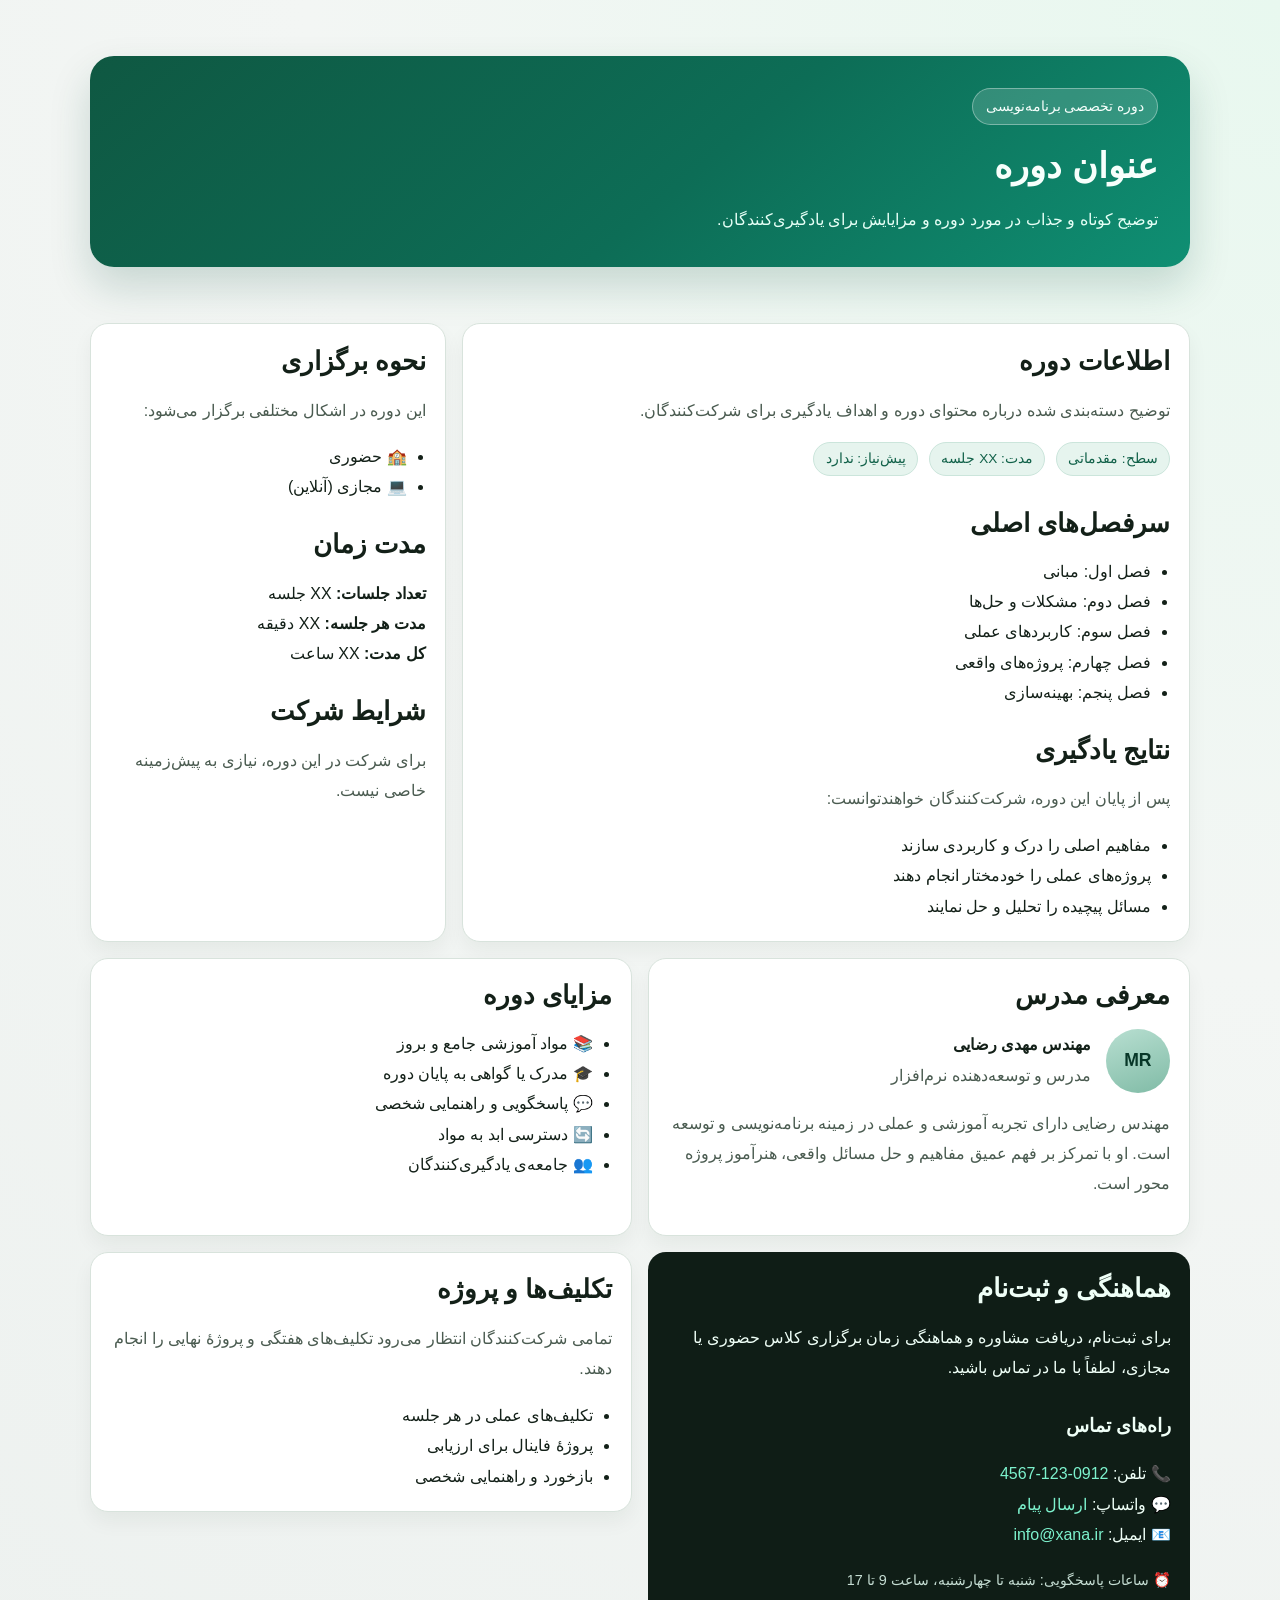
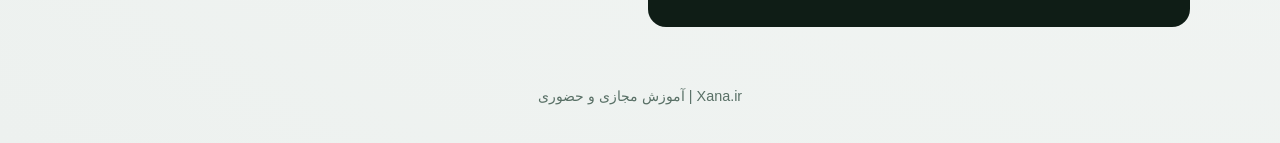
<file: pages/template.html>
<!DOCTYPE html>
<html lang="fa" dir="rtl">
<head>
  <meta charset="UTF-8" />
  <meta name="viewport" content="width=device-width, initial-scale=1.0" />
  <title>دوره | Xana</title>
  <link rel="stylesheet" href="../css/style.css" />
</head>
<body>
  <main class="container">
    <!-- بخش هل (Hero Section) -->
    <section class="hero">
      <div class="hero-card">
        <span class="badge">دوره تخصصی برنامه‌نویسی</span>
        <h1>عنوان دوره</h1>
        <p>
          توضیح کوتاه و جذاب در مورد دوره و مزایایش برای یادگیری‌کنندگان.
        </p>
      </div>
    </section>

    <!-- بخش شبکه‌ای (Grid Section) -->
    <section class="grid">
      <!-- کارت 8 ستون: اطلاعات دوره -->
      <article class="card span-8">
        <h2>اطلاعات دوره</h2>
        <p class="muted">
          توضیح دسته‌بندی شده درباره محتوای دوره و اهداف یادگیری برای شرکت‌کنندگان.
        </p>
        <div>
          <span class="pill">سطح: مقدماتی</span>
          <span class="pill">مدت: XX جلسه</span>
          <span class="pill">پیش‌نیاز: ندارد</span>
        </div>

        <h2 class="mt-1-5">سرفصل‌های اصلی</h2>
        <ul>
          <li>فصل اول: مبانی</li>
          <li>فصل دوم: مشکلات و حل‌ها</li>
          <li>فصل سوم: کاربردهای عملی</li>
          <li>فصل چهارم: پروژه‌های واقعی</li>
          <li>فصل پنجم: بهینه‌سازی</li>
        </ul>

        <h2 class="mt-1-5">نتایج یادگیری</h2>
        <p class="muted">
          پس از پایان این دوره، شرکت‌کنندگان خواهند‌توانست:
        </p>
        <ul>
          <li>مفاهیم اصلی را درک و کاربردی سازند</li>
          <li>پروژه‌های عملی را خودمختار انجام دهند</li>
          <li>مسائل پیچیده را تحلیل و حل نمایند</li>
        </ul>
      </article>

      <!-- کارت 4 ستون: نحوه برگزاری -->
      <aside class="card span-4">
        <h2>نحوه برگزاری</h2>
        <p class="muted">این دوره در اشکال مختلفی برگزار می‌شود:</p>
        <ul>
          <li>🏫 حضوری</li>
          <li>💻 مجازی (آنلاین)</li>
        </ul>

        <h2 class="mt-1-5">مدت زمان</h2>
        <p>
          <strong>تعداد جلسات:</strong> XX جلسه<br />
          <strong>مدت هر جلسه:</strong> XX دقیقه<br />
          <strong>کل مدت:</strong> XX ساعت
        </p>

        <h2 class="mt-1-5">شرایط شرکت</h2>
        <p class="muted">
          برای شرکت در این دوره، نیازی به پیش‌زمینه خاصی نیست.
        </p>
      </aside>

      <!-- کارت 6 ستون: معرفی مدرس -->
      <article class="card span-6">
        <h2>معرفی مدرس</h2>
        <div class="teacher">
          <div class="avatar">MR</div>
          <div>
            <strong>مهندس مهدی رضایی</strong>
            <div class="muted">مدرس و توسعه‌دهنده نرم‌افزار</div>
          </div>
        </div>
        <p class="muted mt-1">
          مهندس رضایی دارای تجربه آموزشی و عملی در زمینه برنامه‌نویسی و توسعه
          است. او با تمرکز بر فهم عمیق مفاهیم و حل‌ مسائل واقعی، هنرآموز
          پروژه‌ محور است.
        </p>
      </article>

      <!-- کارت 6 ستون: شرایط و مزایا -->
      <article class="card span-6">
        <h2>مزایای دوره</h2>
        <ul>
          <li>📚 مواد آموزشی جامع و بروز</li>
          <li>🎓 مدرک یا گواهی به پایان دوره</li>
          <li>💬 پاسخگویی و راهنمایی شخصی</li>
          <li>🔄 دسترسی ابد به مواد</li>
          <li>👥 جامعه‌ی یادگیری‌کنندگان</li>
        </ul>
      </article>

      <!-- صندوق تماس: 6 ستون -->
      <section class="span-6">
        <div class="contact-box">
          <h2>هماهنگی و ثبت‌نام</h2>
          <p>
            برای ثبت‌نام، دریافت مشاوره و هماهنگی زمان برگزاری کلاس حضوری یا
            مجازی، لطفاً با ما در تماس باشید.
          </p>

          <h3 class="mt-1-5 mb-08">راه‌های تماس</h3>
          <p>
            📞 تلفن: <a href="tel:+989121234567">0912-123-4567</a><br />
            💬 واتساپ: <a href="https://wa.me/989121234567">ارسال پیام</a><br />
            📧 ایمیل: <a href="mailto:info@xana.ir">info@xana.ir</a>
          </p>

          <p class="muted muted-contrast mt-1 fs-09">
            ⏰ ساعات پاسخگویی: شنبه تا چهارشنبه، ساعت 9 تا 17
          </p>
        </div>
      </section>

      <!-- بخش تکمیلی: اطلاعات اضافی -->
      <section class="span-6">
        <div class="card">
          <h2>تکلیف‌ها و پروژه</h2>
          <p class="muted">
            تمامی شرکت‌کنندگان انتظار می‌‌رود تکلیف‌های هفتگی و پروژهٔ نهایی را
            انجام دهند.
          </p>
          <ul>
            <li>تکلیف‌های عملی در هر جلسه</li>
            <li>پروژهٔ فاینال برای ارزیابی</li>
            <li>بازخورد و راهنمایی شخصی</li>
          </ul>
        </div>
      </section>
    </section>

    <!-- صفحه پایی -->
    <footer>
      Xana.ir | آموزش مجازی و حضوری
    </footer>
  </main>
  <script src="../js/main.js"></script>
</body>
</html>
</file>
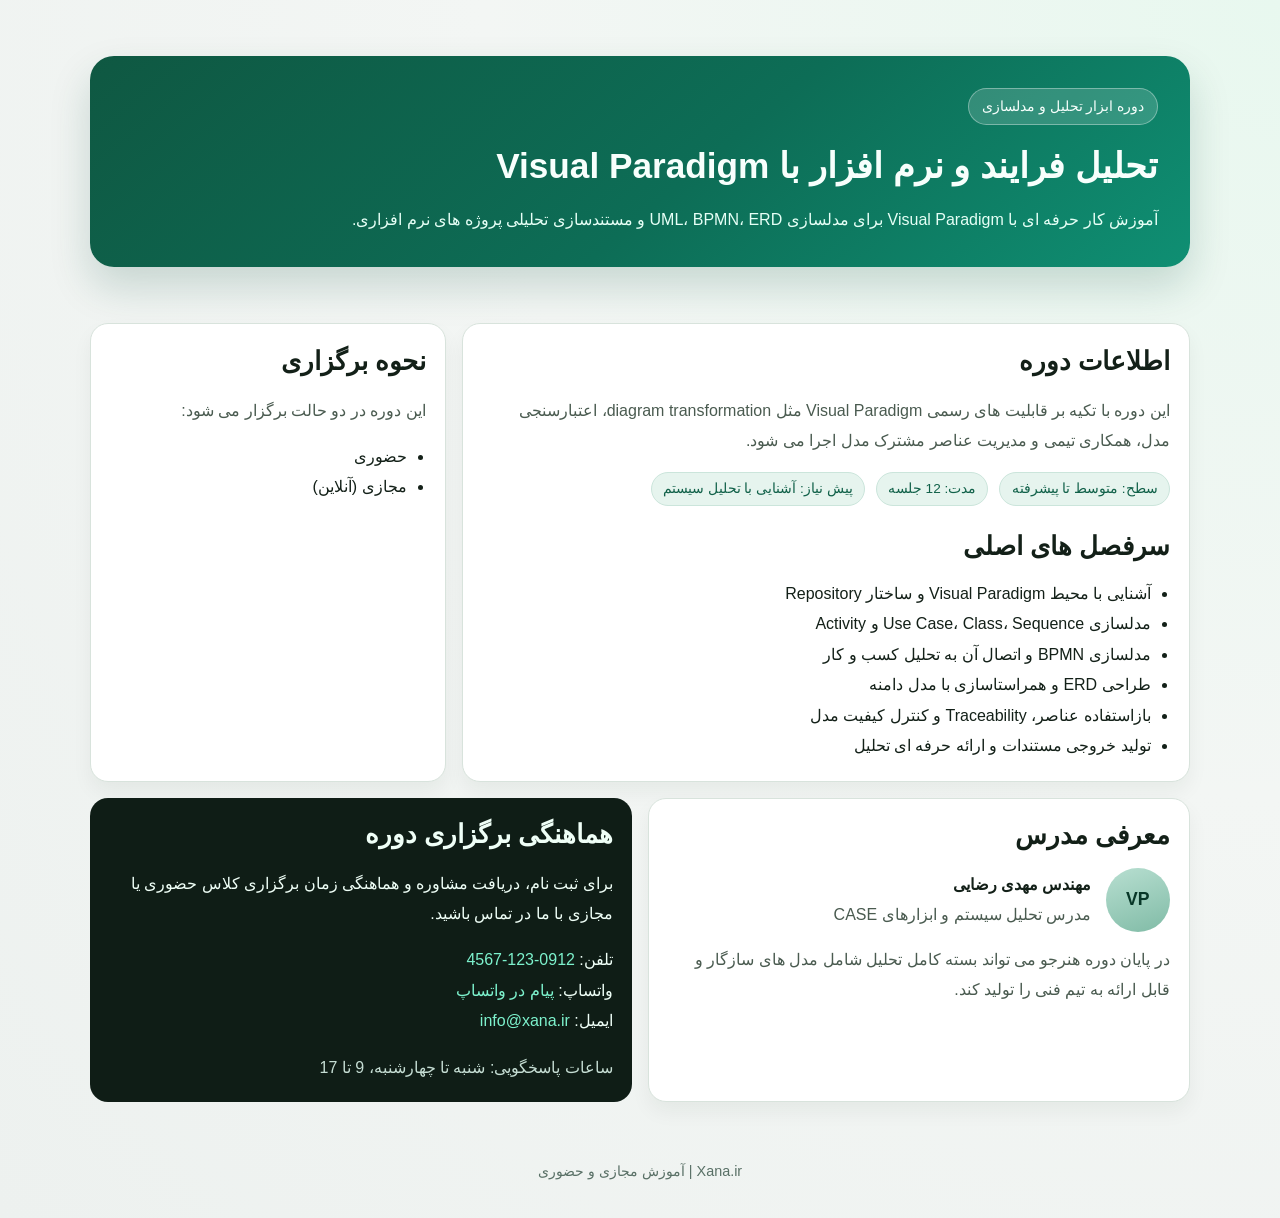
<file: pages/visualparadigm-analysis.html>
﻿<!DOCTYPE html>
<html lang="fa" dir="rtl">
<head>
  <meta charset="UTF-8" />
  <meta name="viewport" content="width=device-width, initial-scale=1.0" />
  <title>تحلیل فرایند و نرم افزار با Visual Paradigm | Xana</title>
  <link rel="stylesheet" href="../css/style.css" />
</head>
<body>
  <main class="container">
    <section class="hero">
      <div class="hero-card">
        <span class="badge">دوره ابزار تحلیل و مدلسازی</span>
        <h1>تحلیل فرایند و نرم افزار با Visual Paradigm</h1>
        <p>
          آموزش کار حرفه ای با Visual Paradigm برای مدلسازی UML، BPMN، ERD و مستندسازی تحلیلی پروژه های نرم افزاری.
        </p>
      </div>
    </section>

    <section class="grid">
      <article class="card span-8">
        <h2>اطلاعات دوره</h2>
        <p class="muted">
          این دوره با تکیه بر قابلیت های رسمی Visual Paradigm مثل diagram transformation، اعتبارسنجی مدل،
          همکاری تیمی و مدیریت عناصر مشترک مدل اجرا می شود.
        </p>
        <div>
          <span class="pill">سطح: متوسط تا پیشرفته</span>
          <span class="pill">مدت: 12 جلسه</span>
          <span class="pill">پیش نیاز: آشنایی با تحلیل سیستم</span>
        </div>
        <h2 class="mt-1">سرفصل های اصلی</h2>
        <ul>
          <li>آشنایی با محیط Visual Paradigm و ساختار Repository</li>
          <li>مدلسازی Use Case، Class، Sequence و Activity</li>
          <li>مدلسازی BPMN و اتصال آن به تحلیل کسب و کار</li>
          <li>طراحی ERD و همراستاسازی با مدل دامنه</li>
          <li>بازاستفاده عناصر، Traceability و کنترل کیفیت مدل</li>
          <li>تولید خروجی مستندات و ارائه حرفه ای تحلیل</li>
        </ul>
      </article>

      <aside class="card span-4">
        <h2>نحوه برگزاری</h2>
        <p class="muted">این دوره در دو حالت برگزار می شود:</p>
        <ul>
          <li>حضوری</li>
          <li>مجازی (آنلاین)</li>
        </ul>
      </aside>

      <article class="card span-6">
        <h2>معرفی مدرس</h2>
        <div class="teacher">
          <div class="avatar">VP</div>
          <div>
            <strong>مهندس مهدی رضایی</strong>
            <div class="muted">مدرس تحلیل سیستم و ابزارهای CASE</div>
          </div>
        </div>
        <p class="muted mt-08">
          در پایان دوره هنرجو می تواند بسته کامل تحلیل شامل مدل های سازگار و قابل ارائه به تیم فنی را تولید کند.
        </p>
      </article>

      <section class="span-6">
        <div class="contact-box">
          <h2>هماهنگی برگزاری دوره</h2>
          <p>
            برای ثبت نام، دریافت مشاوره و هماهنگی زمان برگزاری کلاس حضوری یا مجازی با ما در تماس باشید.
          </p>
          <p>
            تلفن: <a href="tel:+989121234567">0912-123-4567</a><br />
            واتساپ: <a href="https://wa.me/989121234567">پیام در واتساپ</a><br />
            ایمیل: <a href="mailto:info@xana.ir">info@xana.ir</a>
          </p>
          <p class="muted muted-contrast no-margin">
            ساعات پاسخگویی: شنبه تا چهارشنبه، 9 تا 17
          </p>
        </div>
      </section>
    </section>

    <footer>
      Xana.ir | آموزش مجازی و حضوری
    </footer>
  </main>
  <script src="../js/main.js"></script>
</body>
</html>
</file>
<file: css/style.css>
/* ========================================
   Color Variables & Theme Configuration
   ======================================== */
:root {
  --bg: #f3f6f4;
  --panel: #ffffff;
  --ink: #132018;
  --muted: #4a5b50;
  --brand: #116149;
  --brand-2: #0b7a61;
  --line: #d8e3dc;
  --accent: #e6f4ee;
}

/* ========================================
   Global & Base Styles
   ======================================== */
* {
  box-sizing: border-box;
}

body {
  margin: 0;
  font-family: "Vazirmatn", Tahoma, sans-serif;
  background: radial-gradient(circle at top right, #e8f8ef 0%, var(--bg) 45%, #edf1ef 100%);
  color: var(--ink);
  line-height: 1.9;
}

/* ========================================
   Layout Components
   ======================================== */
.container {
  width: min(1100px, 92%);
  margin: 0 auto;
}

.grid {
  display: grid;
  grid-template-columns: repeat(12, 1fr);
  gap: 1rem;
  margin: 1.5rem 0 2.5rem;
}

.span-8 {
  grid-column: span 8;
}

.span-4 {
  grid-column: span 4;
}

.span-6 {
  grid-column: span 6;
}

/* ========================================
   Hero Section
   ======================================== */
.hero {
  padding: 3.5rem 0 2rem;
}

.hero-card {
  background: linear-gradient(140deg, #0f5842, #0d6d56 55%, #0f8f73);
  color: #f7fffc;
  border-radius: 24px;
  padding: 2rem;
  box-shadow: 0 20px 40px rgba(11, 77, 60, 0.18);
}

.badge {
  display: inline-block;
  background: rgba(255, 255, 255, 0.16);
  border: 1px solid rgba(255, 255, 255, 0.35);
  padding: 0.3rem 0.8rem;
  border-radius: 999px;
  font-size: 0.85rem;
  margin-bottom: 1rem;
}

.hero p {
  margin: 0;
  color: #e6fff6;
}

/* ========================================
   Typography
   ======================================== */
h1,
h2 {
  margin: 0 0 0.9rem;
  line-height: 1.4;
}

h1 {
  font-size: clamp(1.5rem, 2vw + 1rem, 2.2rem);
}

h2 {
  font-size: clamp(1.2rem, 1.2vw + 0.9rem, 1.6rem);
}

/* ========================================
   Cards & Content Blocks
   ======================================== */
.card {
  background: var(--panel);
  border: 1px solid var(--line);
  border-radius: 18px;
  padding: 1.2rem;
  box-shadow: 0 10px 20px rgba(19, 32, 24, 0.05);
}

.muted {
  color: var(--muted);
}

/* ========================================
   Lists
   ======================================== */
ul {
  margin: 0;
  padding-right: 1.2rem;
}

/* ========================================
   Tags & Pills
   ======================================== */
.pill {
  display: inline-block;
  background: var(--accent);
  color: var(--brand);
  border: 1px solid #cbe5db;
  border-radius: 999px;
  padding: 0.2rem 0.7rem;
  font-size: 0.85rem;
  margin-left: 0.4rem;
  margin-bottom: 0.4rem;
}

/* ========================================
   Teacher / User Profile
   ======================================== */
.teacher {
  display: flex;
  align-items: center;
  gap: 0.9rem;
}

.avatar {
  width: 64px;
  height: 64px;
  border-radius: 50%;
  background: linear-gradient(160deg, #b8dfd1, #80bba6);
  display: grid;
  place-items: center;
  color: #083728;
  font-weight: 700;
  font-size: 1.1rem;
  flex: 0 0 64px;
}

/* ========================================
   Contact Box
   ======================================== */
.contact-box {
  background: #0f1d16;
  color: #effff7;
  border-radius: 18px;
  padding: 1.2rem;
}

.contact-box a {
  color: #7df2cd;
  text-decoration: none;
}

.contact-box a:hover {
  text-decoration: underline;
}

/* ========================================
   Footer
   ======================================== */
footer {
  text-align: center;
  color: #597066;
  padding: 1rem 0 2rem;
  font-size: 0.9rem;
}

/* ========================================
   Responsive Design
   ======================================== */
@media (max-width: 850px) {
  .span-8,
  .span-6,
  .span-4 {
    grid-column: span 12;
  }

  .hero-card {
    padding: 1.4rem;
  }
}

/* ========================================
   Tablet & Small Screens
   ======================================== */
@media (max-width: 600px) {
  .container {
    width: 95%;
  }

  .grid {
    gap: 0.8rem;
  }

  h1 {
    font-size: 1.5rem;
  }

  h2 {
    font-size: 1.1rem;
  }
}

/* ========================================
   Utility classes (for extracted inline styles)
   ======================================== */
.mt-1 { margin-top: 1rem; }
.mt-1-5 { margin-top: 1.5rem; }
.mt-08 { margin-top: 0.8rem; }
.mb-08 { margin-bottom: 0.8rem; }
.no-margin { margin: 0; }
.fs-09 { font-size: 0.9rem; }
.link-brand { color: var(--brand); text-decoration: none; font-weight: 600; }
.muted-contrast { color: #c5ddd3; }
</file>
